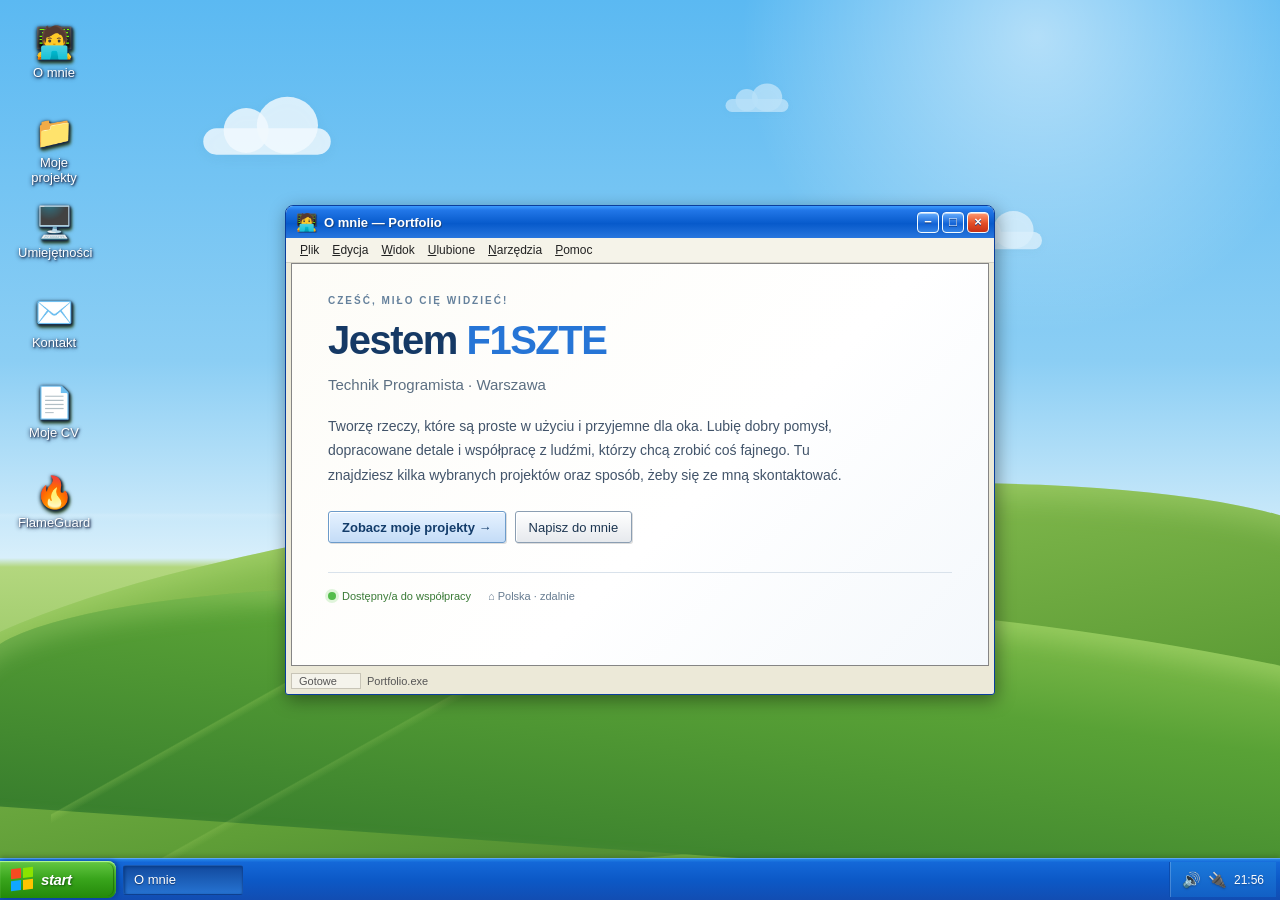
<file: index.html>
<!doctype html>
<html lang="pl">
<head>
  <meta charset="utf-8">
  <meta name="viewport" content="width=device-width, initial-scale=1">
  <meta name="theme-color" content="#245edb">
  <meta name="description" content="Portfolio w klimacie Windows XP — poznaj moje projekty i skontaktuj się ze mną.">
  <title>Portfolio — Windows XP</title>
  <link rel="stylesheet" href="style.css">
</head>
<body>
  <main class="desktop" id="desktop" aria-label="Pulpit portfolio">
    <div class="wallpaper" aria-hidden="true"><div class="sun-glow"></div><div class="cloud one"></div><div class="cloud two"></div><div class="cloud three"></div><div class="hill back"></div><div class="hill front"></div><div class="grass-glint"></div></div>
    <nav class="desktop-icons" aria-label="Aplikacje na pulpicie">
      <button class="desktop-icon" data-open="about"><span class="ico">🧑‍💻</span><span>O mnie</span></button>
      <button class="desktop-icon" data-open="projects"><span class="ico">📁</span><span>Moje projekty</span></button>
      <button class="desktop-icon" data-open="skills"><span class="ico">🖥️</span><span>Umiejętności</span></button>
      <button class="desktop-icon" data-open="contact"><span class="ico">✉️</span><span>Kontakt</span></button>
      <button class="desktop-icon" data-open="resume"><span class="ico">📄</span><span>Moje CV</span></button>
      <a class="desktop-icon" href="flameguard/flameguard.html" aria-label="Otwórz stronę linii lotniczej FlameGuard"> <span class="ico">🔥</span> <span>FlameGuard</span> </a>
    </nav>

    <section class="window active-window" id="window-about" data-title="O mnie — Portfolio" aria-label="Okno O mnie">
      <header class="titlebar"><div class="title-left"><span class="title-icon">🧑‍💻</span><span>O mnie — Portfolio</span></div><div class="window-controls"><button class="win-control" data-action="minimize" title="Minimalizuj" aria-label="Minimalizuj">−</button><button class="win-control" data-action="maximize" title="Maksymalizuj" aria-label="Maksymalizuj">□</button><button class="win-control close" data-action="close" title="Zamknij" aria-label="Zamknij">×</button></div></header>
      <div class="menu-strip"><span>Plik</span><span>Edycja</span><span>Widok</span><span>Ulubione</span><span>Narzędzia</span><span>Pomoc</span></div>
      <div class="window-content"><article class="about-page"><p class="eyebrow">Cześć, miło Cię widzieć!</p><h1>Jestem <span class="hero-name">F1SZTE</span></h1><p class="role">Technik Programista · Warszawa</p><p class="intro">Tworzę rzeczy, które są proste w użyciu i przyjemne dla oka. Lubię dobry pomysł, dopracowane detale i współpracę z ludźmi, którzy chcą zrobić coś fajnego. Tu znajdziesz kilka wybranych projektów oraz sposób, żeby się ze mną skontaktować.</p><div class="cta-row"><button class="xp-button primary" data-open="projects">Zobacz moje projekty →</button><button class="xp-button" data-open="contact">Napisz do mnie</button></div><div class="hero-meta"><span class="availability">Dostępny/a do współpracy</span><span>⌂ Polska · zdalnie</span></div></article></div>
      <footer class="statusbar"><span class="statusbox">Gotowe</span><span>Portfolio.exe</span></footer>
    </section>

    <section class="window" id="window-projects" data-title="Moje projekty" aria-label="Okno Moje projekty">
      <header class="titlebar"><div class="title-left"><span class="title-icon">📁</span><span>Moje projekty</span></div><div class="window-controls"><button class="win-control" data-action="minimize" title="Minimalizuj" aria-label="Minimalizuj">−</button><button class="win-control" data-action="maximize" title="Maksymalizuj" aria-label="Maksymalizuj">□</button><button class="win-control close" data-action="close" title="Zamknij" aria-label="Zamknij">×</button></div></header>
      <div class="menu-strip"><span>Plik</span><span>Edycja</span><span>Widok</span><span>Ulubione</span><span>Narzędzia</span><span>Pomoc</span></div>
      <div class="window-content"><article class="projects-page"><div class="page-heading"><div><h2>Wybrane projekty</h2><p>Kilka rzeczy, nad którymi pracowałem/am.</p></div><span class="file-count">4 obiekty</span></div><div class="project-grid">
        <article class="project-card"><div class="project-art art-one"></div><div class="card-copy"><div class="card-top"><h3>Projekt 01</h3><span class="tag">Web design</span></div><p>Strona produktu, która prowadzi od pierwszego wrażenia do jasnego działania.</p><button class="card-link" data-toast="Dodaj tutaj link do projektu 01">Otwórz projekt ↗</button></div></article>
        <article class="project-card"><div class="project-art art-two"></div><div class="card-copy"><div class="card-top"><h3>Projekt 02</h3><span class="tag">UX / UI</span></div><p>Przejrzysty interfejs, zaprojektowany z myślą o codziennym użytkowaniu.</p><button class="card-link" data-toast="Dodaj tutaj link do projektu 02">Otwórz projekt ↗</button></div></article>
        <article class="project-card"><div class="project-art art-three"></div><div class="card-copy"><div class="card-top"><h3>Projekt 03</h3><span class="tag">Branding</span></div><p>Spójny język wizualny marki — od pierwszego szkicu po gotowe materiały.</p><button class="card-link" data-toast="Dodaj tutaj link do projektu 03">Otwórz projekt ↗</button></div></article>
        <article class="project-card"><div class="project-art art-four"></div><div class="card-copy"><div class="card-top"><h3>Projekt 04</h3><span class="tag">Aplikacja</span></div><p>Pomysł na użyteczną aplikację, zamieniony w dopracowany prototyp.</p><button class="card-link" data-toast="Dodaj tutaj link do projektu 04">Otwórz projekt ↗</button></div></article>
      </div></article></div><footer class="statusbar"><span class="statusbox">4 obiekty</span><span>Moje projekty</span></footer>
    </section>

    <section class="window" id="window-skills" data-title="Umiejętności" aria-label="Okno Umiejętności">
      <header class="titlebar"><div class="title-left"><span class="title-icon">🖥️</span><span>Umiejętności</span></div><div class="window-controls"><button class="win-control" data-action="minimize" title="Minimalizuj" aria-label="Minimalizuj">−</button><button class="win-control" data-action="maximize" title="Maksymalizuj" aria-label="Maksymalizuj">□</button><button class="win-control close" data-action="close" title="Zamknij" aria-label="Zamknij">×</button></div></header>
      <div class="menu-strip"><span>Plik</span><span>Edycja</span><span>Widok</span><span>Narzędzia</span><span>Pomoc</span></div>
      <div class="window-content"><article class="skills-page"><div class="page-heading"><div><h2>Co mam w swoim toolboxie?</h2><p>Obszary, w których czuję się najlepiej.</p></div></div><p class="skills-intro">Wymień poniższe przykłady na swoje narzędzia i mocne strony. Poziomy to orientacyjny element wizualny.</p><div class="skill-list"><div class="skill-row"><strong>Projektowanie</strong><div class="meter"><i style="width:88%"></i></div><em>88%</em></div><div class="skill-row"><strong>Figma</strong><div class="meter"><i style="width:82%"></i></div><em>82%</em></div><div class="skill-row"><strong>HTML / CSS</strong><div class="meter"><i style="width:72%"></i></div><em>72%</em></div><div class="skill-row"><strong>Komunikacja</strong><div class="meter"><i style="width:91%"></i></div><em>91%</em></div><div class="skill-row"><strong>Angielski</strong><div class="meter"><i style="width:78%"></i></div><em>78%</em></div></div><div class="skill-note">💡 Mała wskazówka: lepiej pokazać konkretne przykłady użycia umiejętności niż same procenty.</div></article></div><footer class="statusbar"><span class="statusbox">5 pozycji</span><span>Umiejętności</span></footer>
    </section>

    <section class="window" id="window-contact" data-title="Kontakt" aria-label="Okno Kontakt">
      <header class="titlebar"><div class="title-left"><span class="title-icon">✉️</span><span>Kontakt</span></div><div class="window-controls"><button class="win-control" data-action="minimize" title="Minimalizuj" aria-label="Minimalizuj">−</button><button class="win-control" data-action="maximize" title="Maksymalizuj" aria-label="Maksymalizuj">□</button><button class="win-control close" data-action="close" title="Zamknij" aria-label="Zamknij">×</button></div></header>
      <div class="menu-strip"><span>Plik</span><span>Edycja</span><span>Widok</span><span>Narzędzia</span><span>Pomoc</span></div>
      <div class="window-content"><article class="contact-page"><div class="contact-layout"><div class="contact-copy"><p class="eyebrow">Odezwij się</p><h2>Masz pomysł? Pogadajmy.</h2><p>Opowiedz mi, nad czym pracujesz. Chętnie poznam szczegóły i sprawdzę, jak mogę pomóc.</p><div class="contact-list"><div class="contact-row"><b>✉</b><span><small>E-MAIL</small><a href="mailto:twoj@email.pl">twoj@email.pl</a></span></div><div class="contact-row"><b>◎</b><span><small>LINKEDIN</small><a href="#" data-toast="Wstaw link do swojego profilu LinkedIn">linkedin.com/in/twojprofil</a></span></div><div class="contact-row"><b>⌘</b><span><small>GITHUB / BEHANCE</small><a href="#" data-toast="Wstaw link do swojego profilu">twój-profil</a></span></div></div></div><aside class="note-paper"><span class="pin">📌</span><h3>Chętnie porozmawiam o:</h3><p>✦ nowych projektach<br>✦ współpracy freelance<br>✦ dobrym pomyśle przy kawie</p></aside></div></article></div><footer class="statusbar"><span class="statusbox">Online</span><span>Kontakt</span></footer>
    </section>

    <section class="window" id="window-resume" data-title="Moje CV" aria-label="Okno Moje CV">
      <header class="titlebar"><div class="title-left"><span class="title-icon">📄</span><span>Moje CV</span></div><div class="window-controls"><button class="win-control" data-action="minimize" title="Minimalizuj" aria-label="Minimalizuj">−</button><button class="win-control" data-action="maximize" title="Maksymalizuj" aria-label="Maksymalizuj">□</button><button class="win-control close" data-action="close" title="Zamknij" aria-label="Zamknij">×</button></div></header>
      <div class="menu-strip"><span>Plik</span><span>Edycja</span><span>Widok</span><span>Narzędzia</span><span>Pomoc</span></div>
      <div class="window-content"><article class="resume-page"><div class="resume-head"><div class="portrait">🙂</div><div><h2>F1SZTE</h2><p>Technik Programista · Warszawa</p></div></div><section class="resume-block"><h3>PROFIL</h3><p>Krótko opisz swoje doświadczenie, kierunek zawodowy i to, co wnosisz do zespołu. Dwa lub trzy konkretne zdania w zupełności wystarczą.</p></section><section class="resume-block"><h3>DOŚWIADCZENIE</h3><ul><li><b>[Rola] — [Firma]</b> · [2023–obecnie]<br>Jedno zdanie o najważniejszym osiągnięciu lub zakresie pracy.</li><li><b>[Rola] — [Firma]</b> · [2021–2023]<br>Jedno zdanie o projekcie, z którego jesteś dumny/a.</li></ul></section><section class="resume-block"><h3>EDUKACJA</h3><p>[Kierunek lub kurs] · [Uczelnia / organizacja] · [Rok]</p></section><section class="resume-block"><h3>JĘZYKI</h3><p>Polski — ojczysty · Angielski — [poziom]</p></section></article></div><footer class="statusbar"><span class="statusbox">Dokument</span><span>Moje CV</span></footer>
    </section>

    <aside class="start-menu" id="start-menu" aria-label="Menu Start"><div class="start-head"><span class="avatar">🙂</span><span>F1SZTE</span></div><div class="start-body"><div class="start-col"><button class="menu-item" data-open="projects"><span class="m-ico">🌐</span><span><strong>Internet</strong><small>Moje projekty online</small></span></button><button class="menu-item" data-open="contact"><span class="m-ico">✉️</span><span><strong>E-mail</strong><small>Napisz do mnie</small></span></button><div class="menu-divider"></div><button class="menu-item" data-open="projects"><span class="m-ico">📁</span><span><strong>Moje projekty</strong><small>Wybrane realizacje</small></span></button><button class="menu-item" data-open="skills"><span class="m-ico">🖥️</span><span><strong>Umiejętności</strong><small>Moje toolbox</small></span></button><button class="menu-item" data-open="resume"><span class="m-ico">📄</span><span><strong>Moje CV</strong><small>Doświadczenie i edukacja</small></span></button></div><div class="start-col right"><button class="menu-item" data-open="about"><span class="m-ico">👤</span><span><strong>O mnie</strong><small>Poznajmy się</small></span></button><button class="menu-item" data-open="contact"><span class="m-ico">📇</span><span><strong>Kontakt</strong><small>Porozmawiajmy</small></span></button><div class="menu-divider"></div><button class="menu-item" data-toast="Miło, że zaglądasz! 🙂"><span class="m-ico">❓</span><span><strong>Pomoc i obsługa</strong><small>Portfolio.exe</small></span></button></div></div><div class="start-foot"><button data-toast="Dziękuję za odwiedziny!">⏻ Wyłącz komputer</button></div></aside>
    <div class="context-menu" id="context-menu"><button data-open="about">O mnie</button><button data-open="projects">Moje projekty</button><button data-open="contact">Kontakt</button><div class="menu-divider"></div><button data-toast="Pulpit odświeżony ✨">Odśwież</button></div>
    <div class="toast" id="toast" role="status"></div>
    <footer class="taskbar"><button class="start-btn" id="start-btn" aria-expanded="false"><span class="start-logo"><i></i><i></i><i></i><i></i></span>start</button><div class="task-buttons" id="task-buttons"></div><div class="tray"><span class="tray-mark">🔊</span><span class="tray-mark">🔌</span><time class="clock" id="clock">12:00</time></div></footer>
  </main>
  <script>
    (() => {
      const desktop = document.getElementById('desktop');
      const menu = document.getElementById('start-menu');
      const startBtn = document.getElementById('start-btn');
      const taskButtons = document.getElementById('task-buttons');
      const toast = document.getElementById('toast');
      const ctx = document.getElementById('context-menu');
      const windows = [...document.querySelectorAll('.window')];
      let topZ = 20, toastTimer, drag = null;
      const labels = {about:'O mnie',projects:'Moje projekty',skills:'Umiejętności',contact:'Kontakt',resume:'Moje CV'};

      function showToast(message) {
        toast.textContent = message; toast.classList.add('show'); clearTimeout(toastTimer);
        toastTimer = setTimeout(() => toast.classList.remove('show'), 2400);
      }
      function focusWindow(win) {
        windows.forEach(w => w.classList.remove('active-window'));
        win.classList.add('active-window'); win.style.zIndex = ++topZ;
        document.querySelectorAll('.task-button').forEach(b => b.classList.toggle('active', b.dataset.target === win.id));
      }
      function openWindow(name) {
        const win = document.getElementById('window-' + name); if (!win) return;
        win.classList.add('open'); win.classList.remove('minimized'); focusWindow(win);
        menu.classList.remove('open'); startBtn.setAttribute('aria-expanded','false'); ctx.classList.remove('show');
        let task = taskButtons.querySelector(`[data-target="${win.id}"]`);
        if (!task) { task = document.createElement('button'); task.className='task-button'; task.dataset.target=win.id; task.textContent=labels[name]; task.addEventListener('click',() => {
          if (!win.classList.contains('open')) { win.classList.add('open'); focusWindow(win); }
          else if (win.classList.contains('active-window')) { win.classList.remove('open'); win.classList.add('minimized'); task.classList.remove('active'); }
          else focusWindow(win);
        }); taskButtons.appendChild(task); }
        task.classList.add('active');
      }
      function closeWindow(win) {
        win.classList.remove('open','minimized','maximized');
        const task = taskButtons.querySelector(`[data-target="${win.id}"]`); if (task) task.remove();
        const next = windows.filter(w => w.classList.contains('open')).sort((a,b)=>(+b.style.zIndex||0)-(+a.style.zIndex||0))[0];
        if (next) focusWindow(next);
      }
      document.querySelectorAll('[data-open]').forEach(el => el.addEventListener('click',e => { e.stopPropagation(); openWindow(el.dataset.open); }));
      document.querySelectorAll('[data-toast]').forEach(el => el.addEventListener('click',e => { e.preventDefault();e.stopPropagation();showToast(el.dataset.toast);ctx.classList.remove('show');menu.classList.remove('open'); }));
      document.querySelectorAll('.window').forEach(win => {
        win.addEventListener('pointerdown',() => focusWindow(win));
        win.querySelectorAll('[data-action]').forEach(btn => btn.addEventListener('click',e => {
          e.stopPropagation(); const action = btn.dataset.action;
          if (action==='close') closeWindow(win);
          if (action==='minimize') { win.classList.remove('open'); win.classList.add('minimized'); }
          if (action==='maximize') win.classList.toggle('maximized');
        }));
        const bar = win.querySelector('.titlebar');
        bar.addEventListener('pointerdown',e => {
          if (e.target.closest('button') || win.classList.contains('maximized') || innerWidth < 620) return;
          focusWindow(win); const r=win.getBoundingClientRect(); drag={win,dx:e.clientX-r.left,dy:e.clientY-r.top}; bar.setPointerCapture(e.pointerId);
        });
        bar.addEventListener('pointermove',e => { if(!drag || drag.win!==win)return; const x=Math.max(0,Math.min(innerWidth-win.offsetWidth,e.clientX-drag.dx));const y=Math.max(0,Math.min(innerHeight-80,e.clientY-drag.dy));win.style.left=x+'px';win.style.top=y+'px';win.style.transform='none'; });
        bar.addEventListener('pointerup',()=>drag=null);
        win.addEventListener('dblclick',e => {if(e.target.closest('.titlebar')&&!e.target.closest('button'))win.classList.toggle('maximized')});
      });
      startBtn.addEventListener('click',e => {e.stopPropagation();const open=menu.classList.toggle('open');startBtn.setAttribute('aria-expanded',String(open));ctx.classList.remove('show')});
      document.addEventListener('pointerdown',e => {if(!menu.contains(e.target)&&!startBtn.contains(e.target)){menu.classList.remove('open');startBtn.setAttribute('aria-expanded','false')}if(!ctx.contains(e.target))ctx.classList.remove('show')});
      desktop.addEventListener('contextmenu',e => {e.preventDefault();ctx.style.left=Math.min(e.clientX,innerWidth-195)+'px';ctx.style.top=Math.min(e.clientY,innerHeight-180)+'px';ctx.classList.add('show');menu.classList.remove('open')});
      document.querySelectorAll('.desktop-icon').forEach(icon => {icon.addEventListener('dblclick',()=>openWindow(icon.dataset.open));icon.addEventListener('click',()=>{document.querySelectorAll('.desktop-icon').forEach(i=>i.classList.remove('selected'));icon.classList.add('selected')})});
      function tick(){document.getElementById('clock').textContent=new Intl.DateTimeFormat('pl-PL',{hour:'2-digit',minute:'2-digit'}).format(new Date())}tick();setInterval(tick,15000);
      openWindow('about');
    })();
  </script>
</body>
</html>
</file>
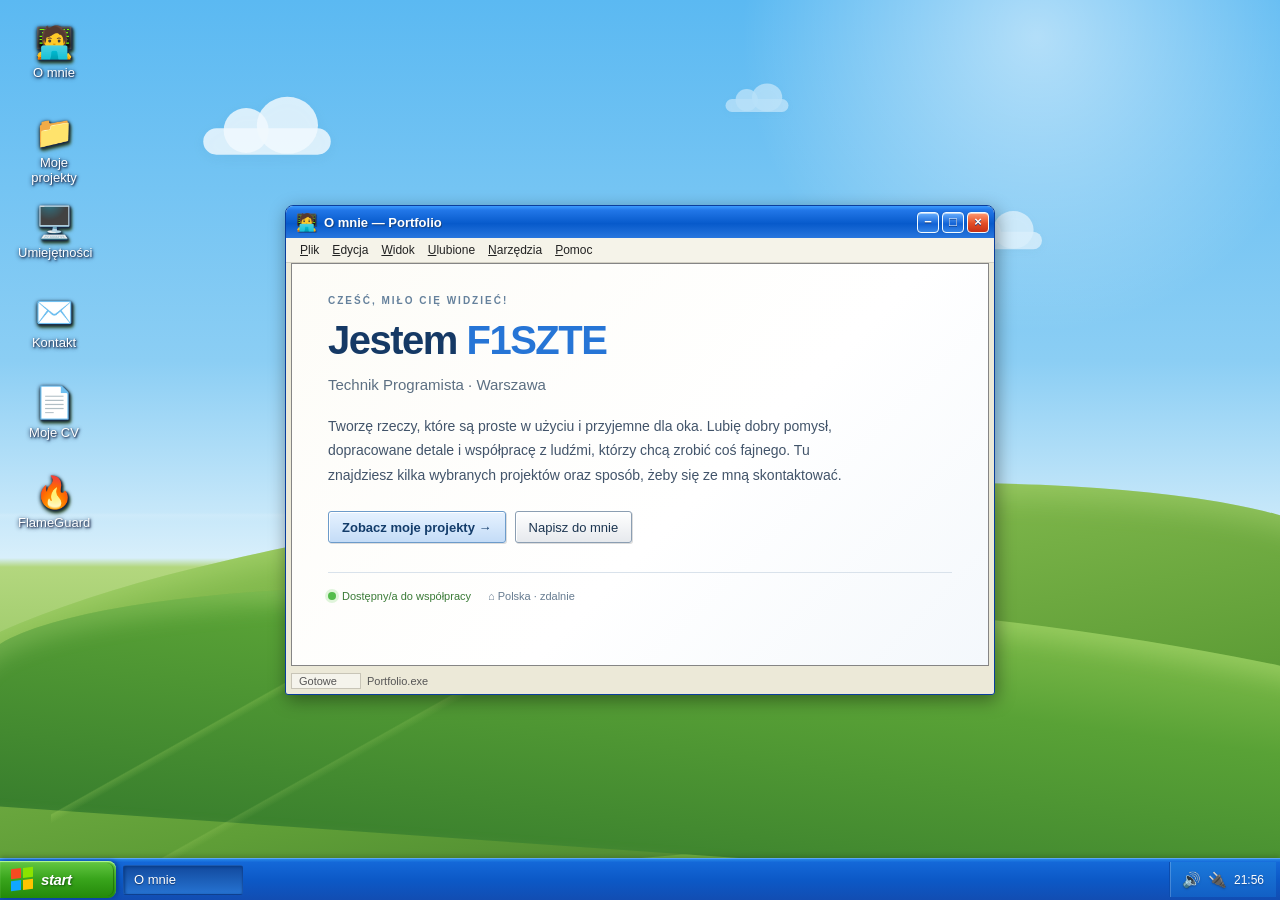
<file: index@.html>
<!doctype html>
<html lang="pl">
<head>
  <meta charset="utf-8">
  <meta name="viewport" content="width=device-width, initial-scale=1">
  <meta name="theme-color" content="#245edb">
  <meta name="description" content="Portfolio w klimacie Windows XP — poznaj moje projekty i skontaktuj się ze mną.">
  <title>Portfolio — Windows XP</title>
  <link rel="stylesheet" href="style.css">
</head>
<body>
  <main class="desktop" id="desktop" aria-label="Pulpit portfolio">
    <div class="wallpaper" aria-hidden="true"><div class="sun-glow"></div><div class="cloud one"></div><div class="cloud two"></div><div class="cloud three"></div><div class="hill back"></div><div class="hill front"></div><div class="grass-glint"></div></div>
    <nav class="desktop-icons" aria-label="Aplikacje na pulpicie">
      <button class="desktop-icon" data-open="about"><span class="ico">🧑‍💻</span><span>O mnie</span></button>
      <button class="desktop-icon" data-open="projects"><span class="ico">📁</span><span>Moje projekty</span></button>
      <button class="desktop-icon" data-open="skills"><span class="ico">🖥️</span><span>Umiejętności</span></button>
      <button class="desktop-icon" data-open="contact"><span class="ico">✉️</span><span>Kontakt</span></button>
      <button class="desktop-icon" data-open="resume"><span class="ico">📄</span><span>Moje CV</span></button>
      <button class="desktop-icon" href="flameguard.html" aria-label="Otwórz stronę linii lotniczej FlameGuard"> <span class="ico">🔥</span> <span>FlameGuard</span> </button>
    </nav>

    <section class="window active-window" id="window-about" data-title="O mnie — Portfolio" aria-label="Okno O mnie">
      <header class="titlebar"><div class="title-left"><span class="title-icon">🧑‍💻</span><span>O mnie — Portfolio</span></div><div class="window-controls"><button class="win-control" data-action="minimize" title="Minimalizuj" aria-label="Minimalizuj">−</button><button class="win-control" data-action="maximize" title="Maksymalizuj" aria-label="Maksymalizuj">□</button><button class="win-control close" data-action="close" title="Zamknij" aria-label="Zamknij">×</button></div></header>
      <div class="menu-strip"><span>Plik</span><span>Edycja</span><span>Widok</span><span>Ulubione</span><span>Narzędzia</span><span>Pomoc</span></div>
      <div class="window-content"><article class="about-page"><p class="eyebrow">Cześć, miło Cię widzieć!</p><h1>Jestem <span class="hero-name">F1SZTE</span></h1><p class="role">Technik Programista · Warszawa</p><p class="intro">Tworzę rzeczy, które są proste w użyciu i przyjemne dla oka. Lubię dobry pomysł, dopracowane detale i współpracę z ludźmi, którzy chcą zrobić coś fajnego. Tu znajdziesz kilka wybranych projektów oraz sposób, żeby się ze mną skontaktować.</p><div class="cta-row"><button class="xp-button primary" data-open="projects">Zobacz moje projekty →</button><button class="xp-button" data-open="contact">Napisz do mnie</button></div><div class="hero-meta"><span class="availability">Dostępny/a do współpracy</span><span>⌂ Polska · zdalnie</span></div></article></div>
      <footer class="statusbar"><span class="statusbox">Gotowe</span><span>Portfolio.exe</span></footer>
    </section>

    <section class="window" id="window-projects" data-title="Moje projekty" aria-label="Okno Moje projekty">
      <header class="titlebar"><div class="title-left"><span class="title-icon">📁</span><span>Moje projekty</span></div><div class="window-controls"><button class="win-control" data-action="minimize" title="Minimalizuj" aria-label="Minimalizuj">−</button><button class="win-control" data-action="maximize" title="Maksymalizuj" aria-label="Maksymalizuj">□</button><button class="win-control close" data-action="close" title="Zamknij" aria-label="Zamknij">×</button></div></header>
      <div class="menu-strip"><span>Plik</span><span>Edycja</span><span>Widok</span><span>Ulubione</span><span>Narzędzia</span><span>Pomoc</span></div>
      <div class="window-content"><article class="projects-page"><div class="page-heading"><div><h2>Wybrane projekty</h2><p>Kilka rzeczy, nad którymi pracowałem/am.</p></div><span class="file-count">4 obiekty</span></div><div class="project-grid">
        <article class="project-card"><div class="project-art art-one"></div><div class="card-copy"><div class="card-top"><h3>Projekt 01</h3><span class="tag">Web design</span></div><p>Strona produktu, która prowadzi od pierwszego wrażenia do jasnego działania.</p><button class="card-link" data-toast="Dodaj tutaj link do projektu 01">Otwórz projekt ↗</button></div></article>
        <article class="project-card"><div class="project-art art-two"></div><div class="card-copy"><div class="card-top"><h3>Projekt 02</h3><span class="tag">UX / UI</span></div><p>Przejrzysty interfejs, zaprojektowany z myślą o codziennym użytkowaniu.</p><button class="card-link" data-toast="Dodaj tutaj link do projektu 02">Otwórz projekt ↗</button></div></article>
        <article class="project-card"><div class="project-art art-three"></div><div class="card-copy"><div class="card-top"><h3>Projekt 03</h3><span class="tag">Branding</span></div><p>Spójny język wizualny marki — od pierwszego szkicu po gotowe materiały.</p><button class="card-link" data-toast="Dodaj tutaj link do projektu 03">Otwórz projekt ↗</button></div></article>
        <article class="project-card"><div class="project-art art-four"></div><div class="card-copy"><div class="card-top"><h3>Projekt 04</h3><span class="tag">Aplikacja</span></div><p>Pomysł na użyteczną aplikację, zamieniony w dopracowany prototyp.</p><button class="card-link" data-toast="Dodaj tutaj link do projektu 04">Otwórz projekt ↗</button></div></article>
      </div></article></div><footer class="statusbar"><span class="statusbox">4 obiekty</span><span>Moje projekty</span></footer>
    </section>

    <section class="window" id="window-skills" data-title="Umiejętności" aria-label="Okno Umiejętności">
      <header class="titlebar"><div class="title-left"><span class="title-icon">🖥️</span><span>Umiejętności</span></div><div class="window-controls"><button class="win-control" data-action="minimize" title="Minimalizuj" aria-label="Minimalizuj">−</button><button class="win-control" data-action="maximize" title="Maksymalizuj" aria-label="Maksymalizuj">□</button><button class="win-control close" data-action="close" title="Zamknij" aria-label="Zamknij">×</button></div></header>
      <div class="menu-strip"><span>Plik</span><span>Edycja</span><span>Widok</span><span>Narzędzia</span><span>Pomoc</span></div>
      <div class="window-content"><article class="skills-page"><div class="page-heading"><div><h2>Co mam w swoim toolboxie?</h2><p>Obszary, w których czuję się najlepiej.</p></div></div><p class="skills-intro">Wymień poniższe przykłady na swoje narzędzia i mocne strony. Poziomy to orientacyjny element wizualny.</p><div class="skill-list"><div class="skill-row"><strong>Projektowanie</strong><div class="meter"><i style="width:88%"></i></div><em>88%</em></div><div class="skill-row"><strong>Figma</strong><div class="meter"><i style="width:82%"></i></div><em>82%</em></div><div class="skill-row"><strong>HTML / CSS</strong><div class="meter"><i style="width:72%"></i></div><em>72%</em></div><div class="skill-row"><strong>Komunikacja</strong><div class="meter"><i style="width:91%"></i></div><em>91%</em></div><div class="skill-row"><strong>Angielski</strong><div class="meter"><i style="width:78%"></i></div><em>78%</em></div></div><div class="skill-note">💡 Mała wskazówka: lepiej pokazać konkretne przykłady użycia umiejętności niż same procenty.</div></article></div><footer class="statusbar"><span class="statusbox">5 pozycji</span><span>Umiejętności</span></footer>
    </section>

    <section class="window" id="window-contact" data-title="Kontakt" aria-label="Okno Kontakt">
      <header class="titlebar"><div class="title-left"><span class="title-icon">✉️</span><span>Kontakt</span></div><div class="window-controls"><button class="win-control" data-action="minimize" title="Minimalizuj" aria-label="Minimalizuj">−</button><button class="win-control" data-action="maximize" title="Maksymalizuj" aria-label="Maksymalizuj">□</button><button class="win-control close" data-action="close" title="Zamknij" aria-label="Zamknij">×</button></div></header>
      <div class="menu-strip"><span>Plik</span><span>Edycja</span><span>Widok</span><span>Narzędzia</span><span>Pomoc</span></div>
      <div class="window-content"><article class="contact-page"><div class="contact-layout"><div class="contact-copy"><p class="eyebrow">Odezwij się</p><h2>Masz pomysł? Pogadajmy.</h2><p>Opowiedz mi, nad czym pracujesz. Chętnie poznam szczegóły i sprawdzę, jak mogę pomóc.</p><div class="contact-list"><div class="contact-row"><b>✉</b><span><small>E-MAIL</small><a href="mailto:twoj@email.pl">twoj@email.pl</a></span></div><div class="contact-row"><b>◎</b><span><small>LINKEDIN</small><a href="#" data-toast="Wstaw link do swojego profilu LinkedIn">linkedin.com/in/twojprofil</a></span></div><div class="contact-row"><b>⌘</b><span><small>GITHUB / BEHANCE</small><a href="#" data-toast="Wstaw link do swojego profilu">twój-profil</a></span></div></div></div><aside class="note-paper"><span class="pin">📌</span><h3>Chętnie porozmawiam o:</h3><p>✦ nowych projektach<br>✦ współpracy freelance<br>✦ dobrym pomyśle przy kawie</p></aside></div></article></div><footer class="statusbar"><span class="statusbox">Online</span><span>Kontakt</span></footer>
    </section>

    <section class="window" id="window-resume" data-title="Moje CV" aria-label="Okno Moje CV">
      <header class="titlebar"><div class="title-left"><span class="title-icon">📄</span><span>Moje CV</span></div><div class="window-controls"><button class="win-control" data-action="minimize" title="Minimalizuj" aria-label="Minimalizuj">−</button><button class="win-control" data-action="maximize" title="Maksymalizuj" aria-label="Maksymalizuj">□</button><button class="win-control close" data-action="close" title="Zamknij" aria-label="Zamknij">×</button></div></header>
      <div class="menu-strip"><span>Plik</span><span>Edycja</span><span>Widok</span><span>Narzędzia</span><span>Pomoc</span></div>
      <div class="window-content"><article class="resume-page"><div class="resume-head"><div class="portrait">🙂</div><div><h2>F1SZTE</h2><p>Technik Programista · Warszawa</p></div></div><section class="resume-block"><h3>PROFIL</h3><p>Krótko opisz swoje doświadczenie, kierunek zawodowy i to, co wnosisz do zespołu. Dwa lub trzy konkretne zdania w zupełności wystarczą.</p></section><section class="resume-block"><h3>DOŚWIADCZENIE</h3><ul><li><b>[Rola] — [Firma]</b> · [2023–obecnie]<br>Jedno zdanie o najważniejszym osiągnięciu lub zakresie pracy.</li><li><b>[Rola] — [Firma]</b> · [2021–2023]<br>Jedno zdanie o projekcie, z którego jesteś dumny/a.</li></ul></section><section class="resume-block"><h3>EDUKACJA</h3><p>[Kierunek lub kurs] · [Uczelnia / organizacja] · [Rok]</p></section><section class="resume-block"><h3>JĘZYKI</h3><p>Polski — ojczysty · Angielski — [poziom]</p></section></article></div><footer class="statusbar"><span class="statusbox">Dokument</span><span>Moje CV</span></footer>
    </section>

    <aside class="start-menu" id="start-menu" aria-label="Menu Start"><div class="start-head"><span class="avatar">🙂</span><span>F1SZTE</span></div><div class="start-body"><div class="start-col"><button class="menu-item" data-open="projects"><span class="m-ico">🌐</span><span><strong>Internet</strong><small>Moje projekty online</small></span></button><button class="menu-item" data-open="contact"><span class="m-ico">✉️</span><span><strong>E-mail</strong><small>Napisz do mnie</small></span></button><div class="menu-divider"></div><button class="menu-item" data-open="projects"><span class="m-ico">📁</span><span><strong>Moje projekty</strong><small>Wybrane realizacje</small></span></button><button class="menu-item" data-open="skills"><span class="m-ico">🖥️</span><span><strong>Umiejętności</strong><small>Moje toolbox</small></span></button><button class="menu-item" data-open="resume"><span class="m-ico">📄</span><span><strong>Moje CV</strong><small>Doświadczenie i edukacja</small></span></button></div><div class="start-col right"><button class="menu-item" data-open="about"><span class="m-ico">👤</span><span><strong>O mnie</strong><small>Poznajmy się</small></span></button><button class="menu-item" data-open="contact"><span class="m-ico">📇</span><span><strong>Kontakt</strong><small>Porozmawiajmy</small></span></button><div class="menu-divider"></div><button class="menu-item" data-toast="Miło, że zaglądasz! 🙂"><span class="m-ico">❓</span><span><strong>Pomoc i obsługa</strong><small>Portfolio.exe</small></span></button></div></div><div class="start-foot"><button data-toast="Dziękuję za odwiedziny!">⏻ Wyłącz komputer</button></div></aside>
    <div class="context-menu" id="context-menu"><button data-open="about">O mnie</button><button data-open="projects">Moje projekty</button><button data-open="contact">Kontakt</button><div class="menu-divider"></div><button data-toast="Pulpit odświeżony ✨">Odśwież</button></div>
    <div class="toast" id="toast" role="status"></div>
    <footer class="taskbar"><button class="start-btn" id="start-btn" aria-expanded="false"><span class="start-logo"><i></i><i></i><i></i><i></i></span>start</button><div class="task-buttons" id="task-buttons"></div><div class="tray"><span class="tray-mark">🔊</span><span class="tray-mark">🔌</span><time class="clock" id="clock">12:00</time></div></footer>
  </main>
  <script>
    (() => {
      const desktop = document.getElementById('desktop');
      const menu = document.getElementById('start-menu');
      const startBtn = document.getElementById('start-btn');
      const taskButtons = document.getElementById('task-buttons');
      const toast = document.getElementById('toast');
      const ctx = document.getElementById('context-menu');
      const windows = [...document.querySelectorAll('.window')];
      let topZ = 20, toastTimer, drag = null;
      const labels = {about:'O mnie',projects:'Moje projekty',skills:'Umiejętności',contact:'Kontakt',resume:'Moje CV'};

      function showToast(message) {
        toast.textContent = message; toast.classList.add('show'); clearTimeout(toastTimer);
        toastTimer = setTimeout(() => toast.classList.remove('show'), 2400);
      }
      function focusWindow(win) {
        windows.forEach(w => w.classList.remove('active-window'));
        win.classList.add('active-window'); win.style.zIndex = ++topZ;
        document.querySelectorAll('.task-button').forEach(b => b.classList.toggle('active', b.dataset.target === win.id));
      }
      function openWindow(name) {
        const win = document.getElementById('window-' + name); if (!win) return;
        win.classList.add('open'); win.classList.remove('minimized'); focusWindow(win);
        menu.classList.remove('open'); startBtn.setAttribute('aria-expanded','false'); ctx.classList.remove('show');
        let task = taskButtons.querySelector(`[data-target="${win.id}"]`);
        if (!task) { task = document.createElement('button'); task.className='task-button'; task.dataset.target=win.id; task.textContent=labels[name]; task.addEventListener('click',() => {
          if (!win.classList.contains('open')) { win.classList.add('open'); focusWindow(win); }
          else if (win.classList.contains('active-window')) { win.classList.remove('open'); win.classList.add('minimized'); task.classList.remove('active'); }
          else focusWindow(win);
        }); taskButtons.appendChild(task); }
        task.classList.add('active');
      }
      function closeWindow(win) {
        win.classList.remove('open','minimized','maximized');
        const task = taskButtons.querySelector(`[data-target="${win.id}"]`); if (task) task.remove();
        const next = windows.filter(w => w.classList.contains('open')).sort((a,b)=>(+b.style.zIndex||0)-(+a.style.zIndex||0))[0];
        if (next) focusWindow(next);
      }
      document.querySelectorAll('[data-open]').forEach(el => el.addEventListener('click',e => { e.stopPropagation(); openWindow(el.dataset.open); }));
      document.querySelectorAll('[data-toast]').forEach(el => el.addEventListener('click',e => { e.preventDefault();e.stopPropagation();showToast(el.dataset.toast);ctx.classList.remove('show');menu.classList.remove('open'); }));
      document.querySelectorAll('.window').forEach(win => {
        win.addEventListener('pointerdown',() => focusWindow(win));
        win.querySelectorAll('[data-action]').forEach(btn => btn.addEventListener('click',e => {
          e.stopPropagation(); const action = btn.dataset.action;
          if (action==='close') closeWindow(win);
          if (action==='minimize') { win.classList.remove('open'); win.classList.add('minimized'); }
          if (action==='maximize') win.classList.toggle('maximized');
        }));
        const bar = win.querySelector('.titlebar');
        bar.addEventListener('pointerdown',e => {
          if (e.target.closest('button') || win.classList.contains('maximized') || innerWidth < 620) return;
          focusWindow(win); const r=win.getBoundingClientRect(); drag={win,dx:e.clientX-r.left,dy:e.clientY-r.top}; bar.setPointerCapture(e.pointerId);
        });
        bar.addEventListener('pointermove',e => { if(!drag || drag.win!==win)return; const x=Math.max(0,Math.min(innerWidth-win.offsetWidth,e.clientX-drag.dx));const y=Math.max(0,Math.min(innerHeight-80,e.clientY-drag.dy));win.style.left=x+'px';win.style.top=y+'px';win.style.transform='none'; });
        bar.addEventListener('pointerup',()=>drag=null);
        win.addEventListener('dblclick',e => {if(e.target.closest('.titlebar')&&!e.target.closest('button'))win.classList.toggle('maximized')});
      });
      startBtn.addEventListener('click',e => {e.stopPropagation();const open=menu.classList.toggle('open');startBtn.setAttribute('aria-expanded',String(open));ctx.classList.remove('show')});
      document.addEventListener('pointerdown',e => {if(!menu.contains(e.target)&&!startBtn.contains(e.target)){menu.classList.remove('open');startBtn.setAttribute('aria-expanded','false')}if(!ctx.contains(e.target))ctx.classList.remove('show')});
      desktop.addEventListener('contextmenu',e => {e.preventDefault();ctx.style.left=Math.min(e.clientX,innerWidth-195)+'px';ctx.style.top=Math.min(e.clientY,innerHeight-180)+'px';ctx.classList.add('show');menu.classList.remove('open')});
      document.querySelectorAll('.desktop-icon').forEach(icon => {icon.addEventListener('dblclick',()=>openWindow(icon.dataset.open));icon.addEventListener('click',()=>{document.querySelectorAll('.desktop-icon').forEach(i=>i.classList.remove('selected'));icon.classList.add('selected')})});
      function tick(){document.getElementById('clock').textContent=new Intl.DateTimeFormat('pl-PL',{hour:'2-digit',minute:'2-digit'}).format(new Date())}tick();setInterval(tick,15000);
      openWindow('about');
    })();
  </script>
</body>
</html>
</file>
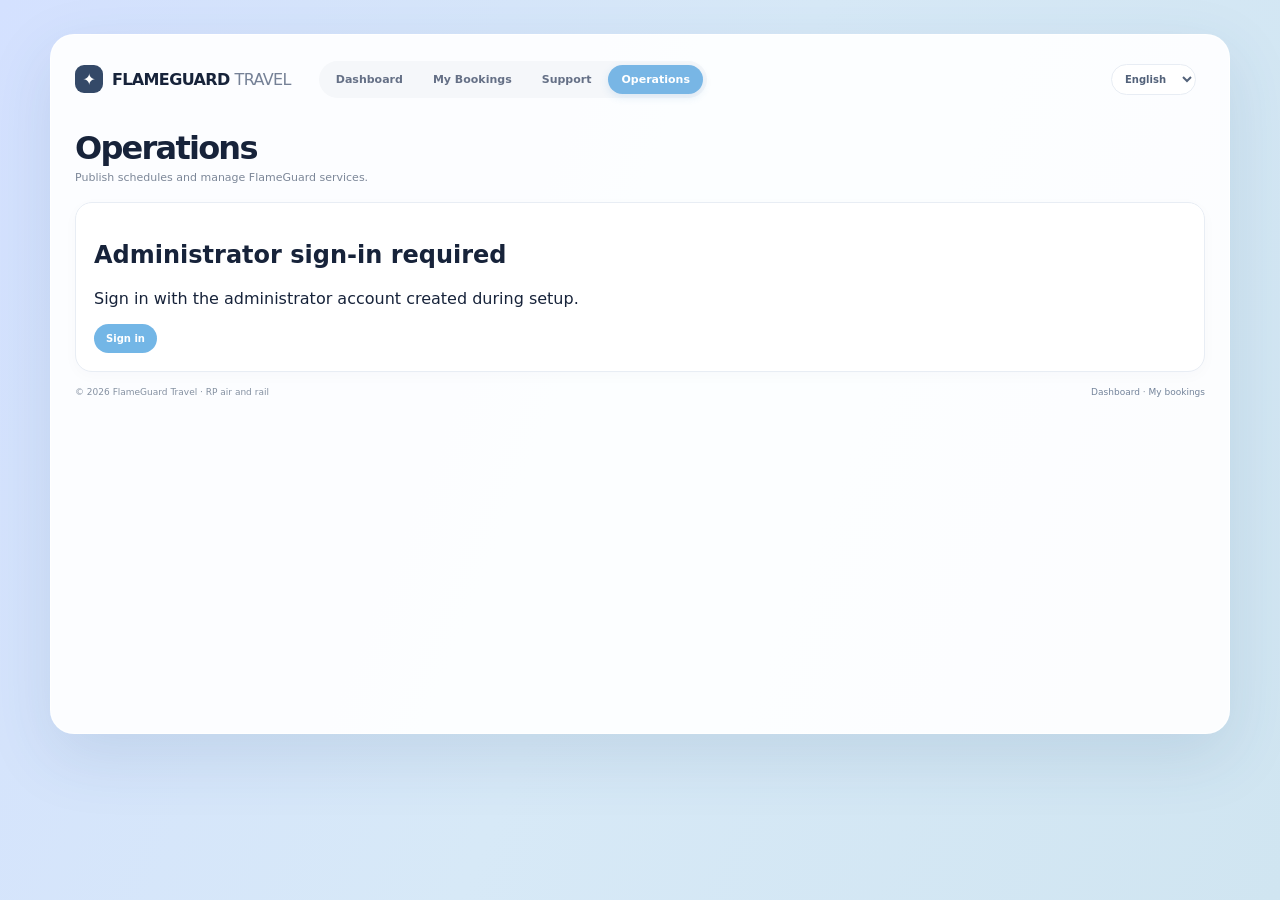
<file: flameguard/admin.html>
<!doctype html>
<html lang="en">
<head>
  <meta charset="utf-8">
  <meta name="viewport" content="width=device-width, initial-scale=1">
  <meta name="theme-color" content="#dceaff">
  <title>FlameGuard — Operations</title>
  <link rel="stylesheet" href="css/style.css">
</head>
<body>
  <main class="app">
    <header class="topbar">
      <a class="brand" href="flameguard.html" aria-label="FlameGuard dashboard"><span class="brand-mark" aria-hidden="true">✦</span><span>FLAMEGUARD <span class="brand-suffix">TRAVEL</span></span></a>
      <nav class="nav" aria-label="Main navigation"><a href="flameguard.html">Dashboard</a><a href="bookings.html">My Bookings</a><a href="support.html">Support</a><a class="active" href="admin.html" aria-current="page">Operations</a></nav>
      <div class="top-actions"><select class="language-select" data-language-select aria-label="Language"><option value="en">English</option><option value="pl">Polski</option><option value="cs">Čeština</option><option value="es">Español</option></select><span class="profile-name" data-session-name></span></div>
    </header>
    <section class="hero page-hero"><div><h1>Operations</h1><p>Publish schedules and manage FlameGuard services.</p></div></section>
    <section class="admin-grid" id="admin-content" hidden>
      <form class="support-panel admin-form" id="trip-form">
        <div class="page-heading"><div><h2>Publish a service</h2><p>Published services appear in the public departure search.</p></div></div>
        <label>Travel type<select name="travel_type" id="admin-travel-type" required><option value="flight">Flight</option><option value="train">Train</option></select></label>
        <div class="admin-form-row"><label>From<select name="origin_code" id="admin-origin" required></select></label><label>To<select name="destination_code" id="admin-destination" required></select></label></div>
        <label>Operator<input name="operator_name" id="admin-operator" maxlength="80" value="FlameGuard Air" required></label>
        <div class="admin-form-row"><label>Departure date and time<input type="datetime-local" name="departure_at" id="admin-departure" required></label><label>Arrival date and time<input type="datetime-local" name="arrival_at" id="admin-arrival" required></label></div>
        <div class="admin-form-row"><label>Fare (RP points)<input type="number" name="fare_points" min="0" max="1000000" step="1" value="450" required></label><label>Seats<input type="number" name="seat_capacity" min="1" max="300" step="1" value="30" required></label></div>
        <button class="primary-btn" type="submit">Publish service</button>
        <p class="auth-message" id="admin-message" role="status" aria-live="polite"></p>
      </form>
      <section class="support-panel admin-schedules">
        <div class="page-heading"><div><h2>Published services</h2><p>Seat bookings are shared and updated immediately.</p></div></div>
        <div class="table-scroll"><table><thead><tr><th>Service</th><th>Departure</th><th>Seats booked</th><th>Status</th><th></th></tr></thead><tbody id="admin-trips"></tbody></table></div>
        <p class="booking-empty" id="admin-empty" hidden>No services have been published.</p>
      </section>
    </section>
    <section class="support-panel" id="admin-denied" hidden><h2>Administrator sign-in required</h2><p>Sign in with the administrator account created during setup.</p><a class="primary-link" href="flameguard.html#login">Sign in</a></section>
    <footer class="footer"><span>© 2026 FlameGuard Travel · RP air and rail</span><span><a href="flameguard.html">Dashboard</a> · <a href="bookings.html">My bookings</a></span></footer>
  </main>
  <script src="js/i18n.js" defer></script>
  <script src="js/admin.js" defer></script>
</body>
</html>
</file>
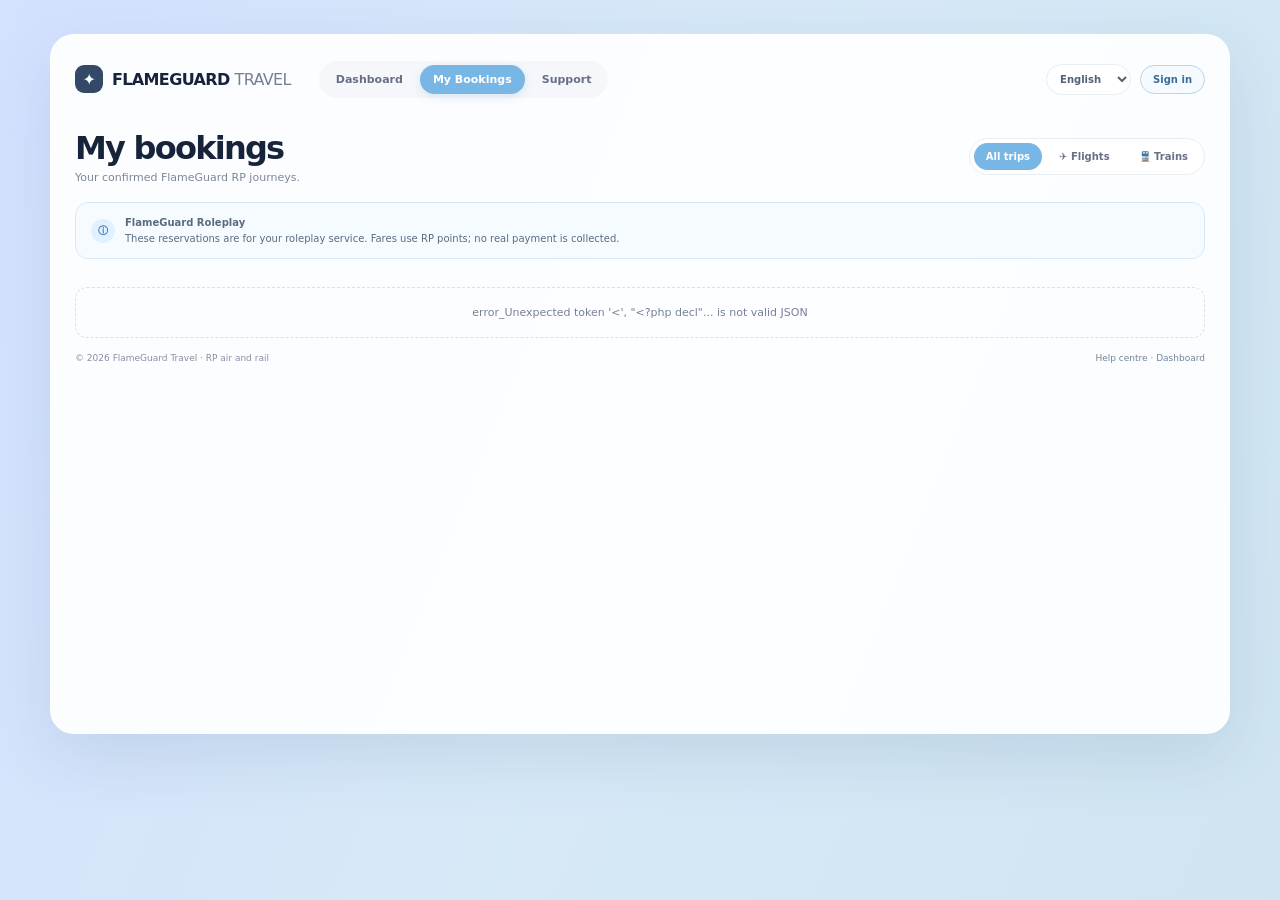
<file: flameguard/bookings.html>
<!doctype html>
<html lang="en">
<head>
  <meta charset="utf-8">
  <meta name="viewport" content="width=device-width, initial-scale=1">
  <meta name="theme-color" content="#dceaff">
  <title>FlameGuard — My bookings</title>
  <link rel="stylesheet" href="css/style.css">
</head>
<body>
  <main class="app">
    <header class="topbar">
      <a class="brand" href="flameguard.html" aria-label="FlameGuard dashboard"><span class="brand-mark" aria-hidden="true">✦</span><span>FLAMEGUARD <span class="brand-suffix">TRAVEL</span></span></a>
      <nav class="nav" aria-label="Main navigation">
        <a href="flameguard.html">Dashboard</a><a class="active" href="bookings.html" aria-current="page">My Bookings</a><a href="support.html">Support</a>
      </nav>
      <div class="top-actions"><select class="language-select" data-language-select aria-label="Language"><option value="en">English</option><option value="pl">Polski</option><option value="cs">Čeština</option><option value="es">Español</option></select><a class="admin-link" data-admin-link href="admin.html" hidden>Admin</a><span class="profile-name" data-session-name hidden></span><a class="account-button" id="account-button" href="flameguard.html#login">Sign in</a><button class="account-button secondary" id="logout-button" type="button" hidden>Sign out</button></div>
    </header>

    <section class="hero page-hero" aria-labelledby="page-title">
      <div><h1 id="page-title">My bookings</h1><p>Your confirmed FlameGuard RP journeys.</p></div>
      <div class="booking-filters" role="group" aria-label="Filter bookings">
        <button class="booking-filter active" type="button" data-booking-filter="all" aria-pressed="true">All trips</button>
        <button class="booking-filter" type="button" data-booking-filter="flight" aria-pressed="false">✈ Flights</button>
        <button class="booking-filter" type="button" data-booking-filter="train" aria-pressed="false">🚆 Trains</button>
      </div>
    </section>

    <section class="booking-page" aria-label="Booking list">
      <div class="booking-note"><span class="booking-note-icon">ⓘ</span><span><strong>FlameGuard Roleplay</strong><br>These reservations are for your roleplay service. Fares use RP points; no real payment is collected.</span></div>
      <div class="booking-list" id="booking-list" aria-live="polite"></div>
      <p class="booking-empty" id="booking-empty">Sign in to see your reservations.</p>
      <p class="booking-empty" id="booking-error" hidden></p>
    </section>
    <footer class="footer"><span>© 2026 FlameGuard Travel · RP air and rail</span><span><a href="support.html">Help centre</a> · <a href="flameguard.html">Dashboard</a></span></footer>
  </main>
  <div class="toast" id="booking-toast" role="status" aria-live="polite"></div>
  <script src="js/i18n.js" defer></script>
  <script src="js/tickets.js" defer></script>
  <script src="js/bookings.js" defer></script>
</body>
</html>
</file>
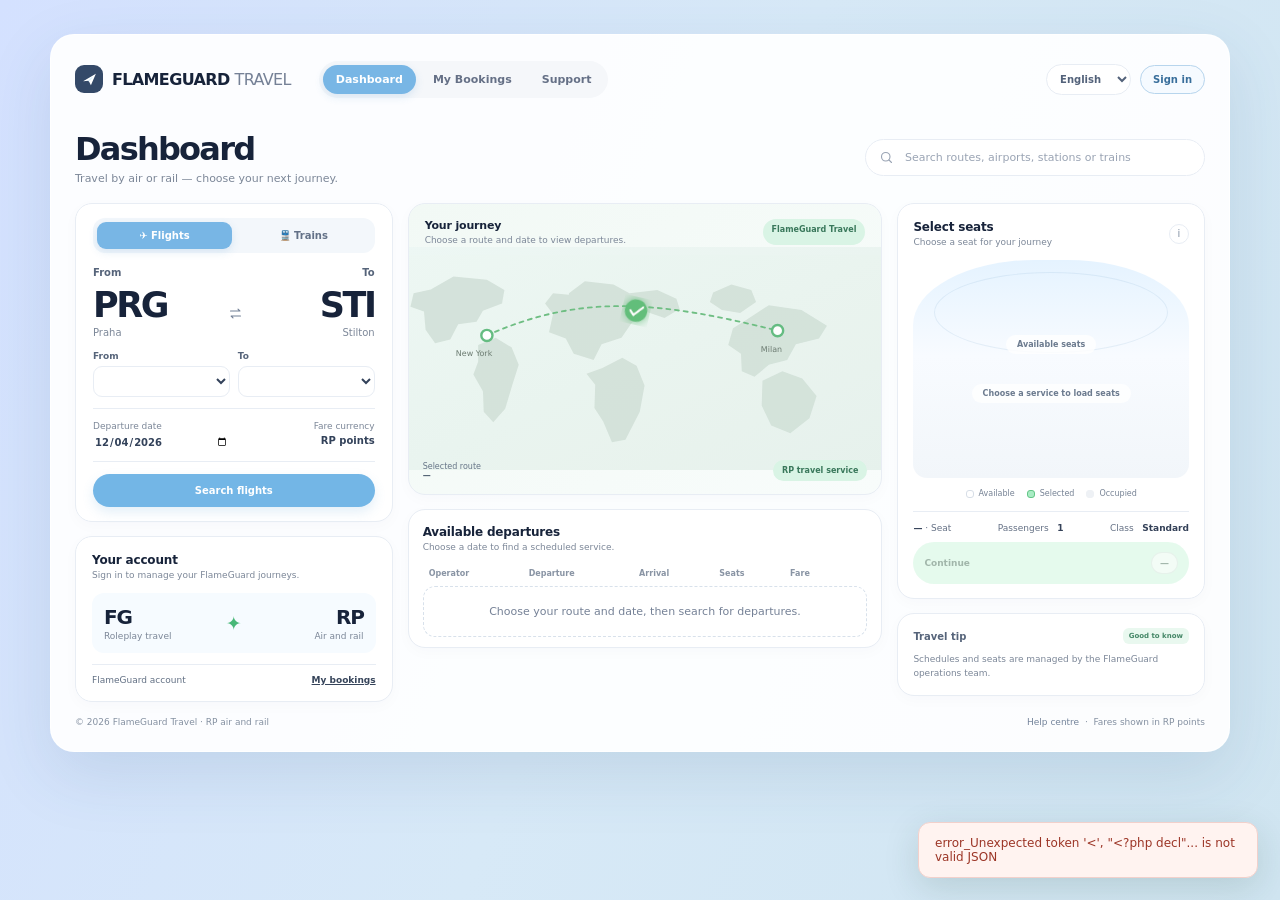
<file: flameguard/flameguard.html>
<!doctype html>
<html lang="en">
<head>
  <meta charset="utf-8">
  <meta name="viewport" content="width=device-width, initial-scale=1">
  <meta name="theme-color" content="#dceaff">
  <title>FlameGuard — Air &amp; rail tickets</title>
  <link rel="stylesheet" href="css/style.css">
</head>
<body>
  <main class="app">
    <header class="topbar">
      <a class="brand" href="flameguard.html" aria-label="FlameGuard travel dashboard">
        <span class="brand-mark" aria-hidden="true"><svg viewBox="0 0 24 24" fill="none"><path d="M3 14.5 21 4l-7 16-3.2-6.2L3 14.5Z" fill="currentColor"/><path d="m10.8 13.8 4.8-4.5" stroke="#d7efff" stroke-width="1.5" stroke-linecap="round"/></svg></span>
        <span>FLAMEGUARD <span style="font-weight:500;color:#758196">TRAVEL</span></span>
      </a>
      <nav class="nav" aria-label="Main navigation">
        <a class="active" href="flameguard.html" aria-current="page">Dashboard</a>
        <a href="bookings.html">My Bookings</a>
        <a href="support.html">Support</a>
      </nav>
      <div class="top-actions"><select class="language-select" data-language-select aria-label="Language"><option value="en">English</option><option value="pl">Polski</option><option value="cs">Čeština</option><option value="es">Español</option></select>
        <a class="admin-link" data-admin-link href="admin.html" hidden>Admin</a>
        <span class="profile-name" data-session-name hidden></span>
        <button class="account-button" id="account-button" type="button">Sign in</button>
        <button class="account-button secondary" id="logout-button" type="button" hidden>Sign out</button>
      </div>
    </header>

    <section class="hero" aria-labelledby="page-title">
      <div><h1 id="page-title">Dashboard</h1><p>Travel by air or rail — choose your next journey.</p></div>
      <label class="search"><svg viewBox="0 0 24 24" fill="none" stroke="currentColor" stroke-width="1.8"><circle cx="10.8" cy="10.8" r="6.8"/><path d="m16 16 4 4" stroke-linecap="round"/></svg><input type="search" placeholder="Search routes, airports, stations or trains" aria-label="Search routes, airports, stations or trains"></label>
    </section>

    <section class="layout" aria-label="Flight and train dashboard">
      <div class="column">
        <article class="card flight-card">
          <div class="travel-tabs" role="tablist" aria-label="Choose travel type">
            <button class="travel-tab active" type="button" role="tab" aria-selected="true" data-travel-mode="flight">✈ Flights</button>
            <button class="travel-tab" type="button" role="tab" aria-selected="false" data-travel-mode="train">🚆 Trains</button>
          </div>
          <div class="overline"><span>From</span><span>To</span></div>
          <div class="route">
            <div><div class="city-code" id="from-code">PRG</div><div class="city-name" id="from-city">Praha</div></div>
            <button class="route-swap" id="swap-route" type="button" aria-label="Swap departure and destination"><svg viewBox="0 0 24 24" fill="none" stroke="currentColor" stroke-width="1.8"><path d="M4 8h15l-3-3M20 16H5l3 3" stroke-linecap="round" stroke-linejoin="round"/></svg></button>
            <div style="text-align:right"><div class="city-code" id="to-code">STI</div><div class="city-name" id="to-city">Stilton</div></div>
          </div>
          <div class="destination-picker">
            <label><span>From</span><select id="origin-select" aria-label="From"></select></label>
            <label><span>To</span><select id="destination-select" aria-label="To"></select></label>
          </div>
          <div class="route-dates">
            <div><div class="date-label">Departure date</div><div class="date-value"><input id="depart-date" type="date" aria-label="Departure date" style="width:100%;border:0;background:transparent;color:inherit;font:inherit"></div></div>
            <div class="fare-currency"><div class="date-label">Fare currency</div><div class="date-value">RP points</div></div>
          </div>
          <button class="primary-btn" id="search-travel" type="button">Search flights</button>
        </article>

        <article class="card upcoming">
          <div><h2 class="section-title" id="upcoming-title">Your account</h2><p class="section-sub" id="account-summary">Sign in to manage your FlameGuard journeys.</p></div>
          <div class="flight-mini">
            <div><div class="mini-code" id="upcoming-from-code">FG</div><div class="mini-city" id="upcoming-from-city">Roleplay travel</div></div>
            <span class="mini-plane" id="upcoming-icon" aria-hidden="true">✦</span>
            <div style="text-align:right"><div class="mini-code" id="upcoming-to-code">RP</div><div class="mini-city" id="upcoming-to-city">Air and rail</div></div>
          </div>
          <div class="business"><span id="upcoming-class">FlameGuard account</span><a class="price" href="bookings.html">My bookings</a></div>
        </article>
      </div>

      <div class="column">
        <article class="card map-card" aria-label="Flight and train route map">
          <div class="map-top"><div><h2 class="section-title" id="journey-title">Your journey</h2><p class="section-sub" id="journey-details">Choose a route and date to view departures.</p></div><span class="route-chip" id="journey-status">FlameGuard Travel</span></div>
          <svg class="map-art" viewBox="0 0 620 280" preserveAspectRatio="xMidYMid slice" aria-hidden="true">
            <defs><linearGradient id="sea" x1="0" y1="0" x2="1" y2="1"><stop stop-color="#edf7f3"/><stop offset="1" stop-color="#e5f1eb"/></linearGradient><filter id="glow"><feGaussianBlur stdDeviation="6" result="b"/><feMerge><feMergeNode in="b"/><feMergeNode in="SourceGraphic"/></feMerge></filter></defs>
            <rect width="620" height="280" fill="url(#sea)"/>
            <g fill="#d0dfd6" opacity=".9">
              <path d="m41 53 28-16 42 4 22 13-3 17-24 9-8 14-23 3-10 19-19 5-12-17-2-23-17-6 4-17 23-5Zm59 70 22-9 20 12 9 22-8 25-9 30-15 17-12-13-1-26-12-21 6-16Z"/>
              <path d="m214 58 20-15 36 4 20 11 35-4 24 11 4 13-19 11-21-7-20 13-13 19-25 8-10 20-25-8-10-19-21-8 5-23-10-13 10-13 20 2Zm42 94 25-13 18 10 10 25-6 33-18 35-17 3-11-26-11-17 1-29-11-14 20-7Z"/>
              <path d="m395 57 23-10 25 7 6 15-20 14-23-4-15-10 4-12Zm41 35 29-19 41 6 32 20-10 16-29 7-11 20-23 6-18 15-16-7-1-22-16-11 6-21 16-10Zm21 76 25-12 25 9 18 22-9 28-24 19-24-10-12-25 1-31Z"/>
            </g>
            <path class="route-line" d="M111 111 C230 58 327 68 476 105" fill="none" stroke="#63b979" stroke-width="2.3" stroke-linecap="round"/>
            <circle cx="111" cy="111" r="7" fill="#fff" stroke="#59b778" stroke-width="3"/><circle cx="476" cy="105" r="7" fill="#fff" stroke="#59b778" stroke-width="3"/>
            <g filter="url(#glow)" transform="translate(287 62) rotate(13)"><circle cx="15" cy="15" r="14" fill="#56b970"/><path d="m8 16 5 5 10-12" fill="none" stroke="#fff" stroke-width="2.4" stroke-linecap="round" stroke-linejoin="round"/></g>
            <g fill="#607166" font-family="system-ui,sans-serif" font-size="10"><text id="map-from-label" x="72" y="137">New York</text><text id="map-to-label" x="455" y="132">Milan</text></g>
          </svg>
          <div class="map-caption"><span><span id="journey-metric-label">Selected route</span><br><strong id="journey-metric" style="color:#526274">—</strong></span><span id="journey-progress" class="route-chip">RP travel service</span></div>
        </article>

        <article class="card table-card">
          <div class="table-head"><div><h2 class="section-title" id="table-title">Available departures</h2><p class="section-sub" id="table-subtitle">Choose a date to find a scheduled service.</p></div></div>
          <div class="table-scroll"><table>
            <thead><tr><th id="operator-heading">Operator</th><th>Departure</th><th>Arrival</th><th>Seats</th><th>Fare</th><th></th></tr></thead>
            <tbody id="route-results"></tbody>
          </table></div>
          <p class="booking-empty" id="routes-empty">Choose your route and date, then search for departures.</p>
        </article>
      </div>

      <div class="column seat-column">
        <article class="card seat-card">
          <div class="seat-header"><div><h2 class="section-title" id="seat-title">Select seats</h2><p class="section-sub" id="seat-subtitle">Choose a seat for your journey</p></div><button class="info-btn" type="button" aria-label="Seat information" title="Green seats are available">i</button></div>
          <div class="seat-map">
            <span class="cabin-label" id="cabin-primary">Available seats</span>
            <div class="seat-grid" id="seat-grid" aria-label="Seat map"></div>
            <span class="cabin-label" id="cabin-secondary" style="margin-top:12px">Choose a service to load seats</span>
          </div>
          <div class="seat-legend"><span class="legend-item"><span class="legend-dot"></span>Available</span><span class="legend-item"><span class="legend-dot chosen"></span>Selected</span><span class="legend-item"><span class="legend-dot taken"></span>Occupied</span></div>
          <div class="seat-summary"><span><strong id="seat-number">—</strong> · <span id="seat-cabin-summary">Seat</span></span><span>Passengers &nbsp; <strong>1</strong></span><span>Class &nbsp; <strong id="seat-class-summary">Standard</strong></span></div>
          <button class="checkout" id="checkout" type="button" disabled><span>Continue</span><span id="checkout-price">—</span></button>
        </article>
        <article class="card upcoming" style="padding:14px 15px">
          <div class="overline"><span>Travel tip</span><span class="tag">Good to know</span></div>
          <p class="section-sub" id="travel-tip" style="margin-top:8px;line-height:1.6">Schedules and seats are managed by the FlameGuard operations team.</p>
        </article>
      </div>
    </section>
    <footer class="footer"><span>© 2026 FlameGuard Travel · RP air and rail</span><span><a href="support.html">Help centre</a> &nbsp;·&nbsp; Fares shown in RP points</span></footer>
  </main>
  <div class="toast" id="toast" role="status" aria-live="polite"></div>
  <dialog class="auth-dialog" id="auth-dialog" aria-labelledby="auth-title">
    <div class="auth-dialog-head"><div><p class="eyebrow">FLAMEGUARD ACCOUNT</p><h2 id="auth-title">Sign in or create an account</h2></div><button type="button" class="auth-close" id="auth-close" aria-label="Close">×</button></div>
    <div class="auth-tabs"><button type="button" class="auth-tab active" data-auth-tab="login">Sign in</button><button type="button" class="auth-tab" data-auth-tab="register">Create account</button></div>
    <form id="login-form" class="auth-form">
      <label>Username<input name="username" minlength="3" maxlength="24" autocomplete="username" required></label>
      <label>Password<input name="password" type="password" autocomplete="current-password" required></label>
      <button class="primary-btn" type="submit">Sign in</button>
    </form>
    <form id="register-form" class="auth-form" hidden>
      <label>Display name<input name="display_name" minlength="2" maxlength="80" autocomplete="name" required></label>
      <label>Username<input name="username" minlength="3" maxlength="24" pattern="[A-Za-z0-9_]+" autocomplete="username" required></label>
      <label>Password<input name="password" type="password" minlength="12" maxlength="200" autocomplete="new-password" required><small>Use at least 12 characters. No email address is needed.</small></label>
      <button class="primary-btn" type="submit">Create account</button>
    </form>
    <p class="auth-message" id="auth-message" role="status" aria-live="polite"></p>
  </dialog>
  <script src="js/i18n.js" defer></script>
  <script src="js/app.js" defer></script>
</body>
</html>
</file>
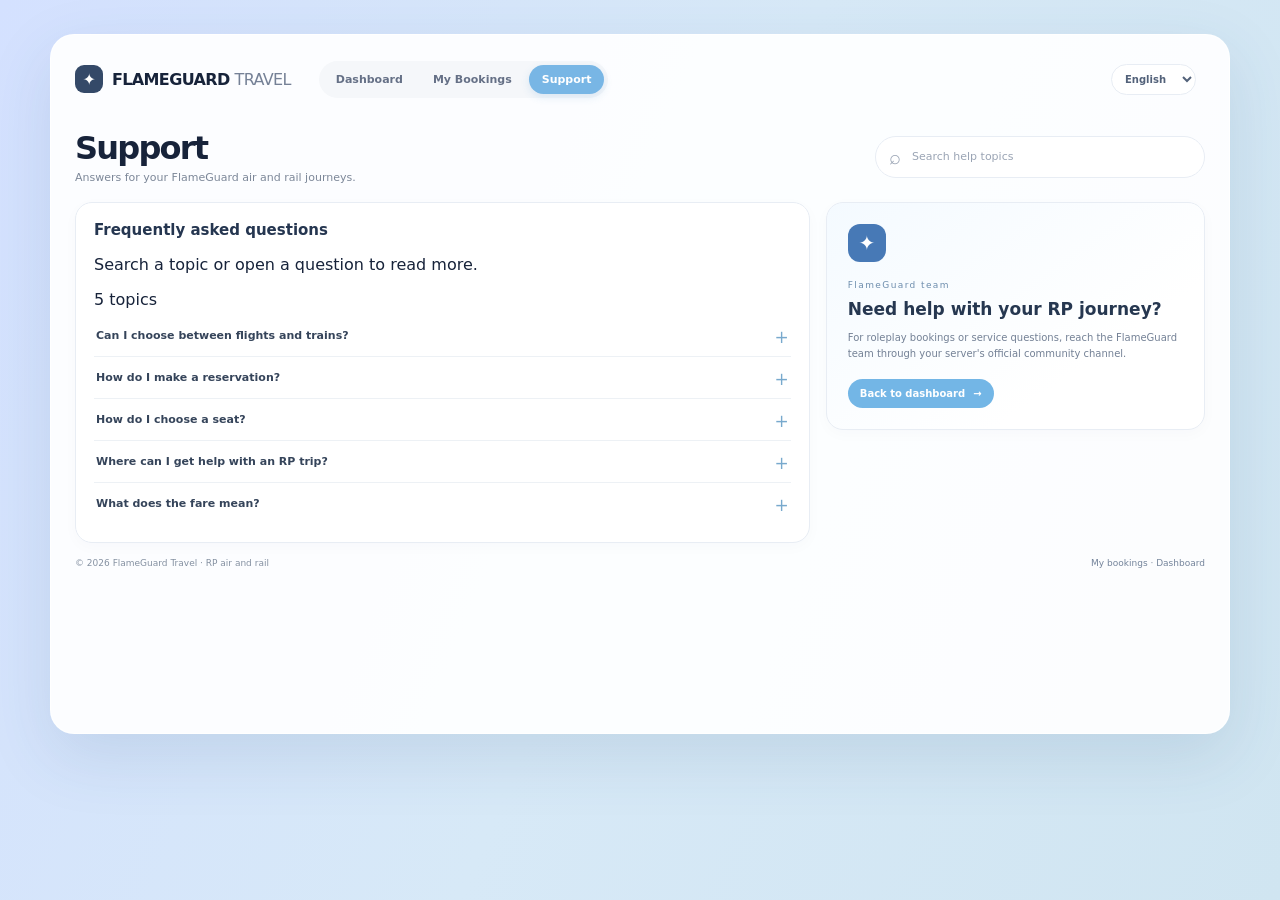
<file: flameguard/support.html>
<!doctype html>
<html lang="en">
<head>
  <meta charset="utf-8">
  <meta name="viewport" content="width=device-width, initial-scale=1">
  <meta name="theme-color" content="#dceaff">
  <title>FlameGuard — Support</title>
  <link rel="stylesheet" href="css/style.css">
</head>
<body>
  <main class="app">
    <header class="topbar">
      <a class="brand" href="flameguard.html" aria-label="FlameGuard dashboard"><span class="brand-mark" aria-hidden="true">✦</span><span>FLAMEGUARD <span class="brand-suffix">TRAVEL</span></span></a>
      <nav class="nav" aria-label="Main navigation">
        <a href="flameguard.html">Dashboard</a><a href="bookings.html">My Bookings</a><a class="active" href="support.html" aria-current="page">Support</a>
      </nav>
      <div class="top-actions"><select class="language-select" data-language-select aria-label="Language"><option value="en">English</option><option value="pl">Polski</option><option value="cs">Čeština</option><option value="es">Español</option></select><a class="admin-link" data-admin-link href="admin.html" hidden>Admin</a><span class="profile-name" data-session-name></span></div>
    </header>

    <section class="hero page-hero" aria-labelledby="page-title">
      <div><h1 id="page-title">Support</h1><p>Answers for your FlameGuard air and rail journeys.</p></div>
      <label class="search support-search"><span aria-hidden="true">⌕</span><input id="faq-search" type="search" placeholder="Search help topics" aria-label="Search help topics"></label>
    </section>

    <section class="support-page" aria-label="Help centre">
      <article class="support-panel">
        <div class="page-heading"><div><h2>Frequently asked questions</h2><p>Search a topic or open a question to read more.</p></div><span class="file-count" id="faq-count">5 topics</span></div>
        <div class="faq-list" id="faq-list">
          <details class="faq-item" data-faq><summary>Can I choose between flights and trains?</summary><p>Yes. Select Flights or Trains on the dashboard to see published FlameGuard services.</p></details>
          <details class="faq-item" data-faq><summary>How do I make a reservation?</summary><p>Create an account, choose an available service and seat, then confirm the reservation. It will appear under My Bookings.</p></details>
          <details class="faq-item" data-faq><summary>How do I choose a seat?</summary><p>Search for a service, select it from the results, then choose any available seat on the seat map.</p></details>
          <details class="faq-item" data-faq><summary>Where can I get help with an RP trip?</summary><p>Contact the FlameGuard team through the official channel for your roleplay community or server.</p></details>
          <details class="faq-item" data-faq><summary>What does the fare mean?</summary><p>Fares are FlameGuard roleplay points. The website does not accept real payments.</p></details>
        </div>
        <p class="faq-empty" id="faq-empty" hidden>No help topics match your search.</p>
      </article>
      <aside class="support-contact">
        <span class="support-contact-icon" aria-hidden="true">✦</span>
        <p class="eyebrow">FlameGuard team</p>
        <h2>Need help with your RP journey?</h2>
        <p>For roleplay bookings or service questions, reach the FlameGuard team through your server's official community channel.</p>
        <a class="primary-link" href="flameguard.html">Back to dashboard <span aria-hidden="true">→</span></a>
      </aside>
    </section>
    <footer class="footer"><span>© 2026 FlameGuard Travel · RP air and rail</span><span><a href="bookings.html">My bookings</a> · <a href="flameguard.html">Dashboard</a></span></footer>
  </main>
  <script src="js/i18n.js" defer></script>
  <script src="js/support.js" defer></script>
</body>
</html>
</file>
<file: style.css>
:root {
      --blue-950:#003c9d; --blue-900:#0054e3; --blue-800:#0a64eb; --blue-700:#1467e8;
      --blue-500:#3b91ff; --blue-300:#9cc8ff; --green:#3c9d2f; --ink:#14203b;
      --task-h:42px; --ui:Tahoma, Verdana, sans-serif;
    }
    * { box-sizing:border-box }
    html,body { width:100%; height:100%; margin:0; overflow:hidden }
    body { color:var(--ink); font-family:var(--ui); font-size:13px; user-select:none; background:#6db5ec }
    button { font:inherit; color:inherit }
    .desktop {
      position:relative; width:100%; height:100%; overflow:hidden;
      background:linear-gradient(180deg,#5bb9f2 0%,#8bcef4 40%,#d8effb 62%,#b3d77e 63%,#65aa39 100%);
      isolation:isolate;
    }
  .desktop-icon {
    text-decoration: none;
  }

    .wallpaper { position:absolute; inset:0; overflow:hidden; z-index:-1; background:linear-gradient(180deg,transparent 0 57%,rgba(255,255,255,.12) 57.2%,transparent 58%) }
    .sun-glow { position:absolute; width:48vw;height:48vw;max-width:720px;max-height:720px;right:-5%;top:-30%;border-radius:50%;background:radial-gradient(circle,rgba(255,255,255,.52),rgba(255,255,255,0) 68%) }
    .cloud { position:absolute; width:150px;height:31px;border-radius:50px;background:rgba(255,255,255,.83);filter:drop-shadow(0 4px 8px rgba(69,134,166,.12));opacity:.9 }
    .cloud:before,.cloud:after { content:"";position:absolute;background:inherit;border-radius:50% }
    .cloud:before { width:53px;height:53px;left:24px;top:-24px }
    .cloud:after { width:72px;height:67px;left:63px;top:-37px }
    .cloud.one{top:14%;left:15%;transform:scale(.85)}.cloud.two{top:25%;right:16%;transform:scale(.56);opacity:.65}.cloud.three{top:10%;right:35%;transform:scale(.42);opacity:.52}
    .hill { position:absolute;pointer-events:none }
    .hill.back { width:115%;height:40%;bottom:var(--task-h);left:-8%;border-radius:52% 48% 0 0 / 45% 38% 0 0;transform:rotate(-5deg);background:linear-gradient(175deg,#90c456 0%,#5f9e37 68%,#47832f 100%);box-shadow:inset 0 13px 28px rgba(229,255,166,.24) }
    .hill.front { width:120%;height:29%;bottom:var(--task-h);right:-18%;border-radius:48% 50% 0 0 / 50% 43% 0 0;transform:rotate(4deg);background:linear-gradient(4deg,#387e2d 0%,#59a236 63%,#8ec652 100%);box-shadow:inset 0 14px 22px rgba(226,255,165,.22) }
    .grass-glint {position:absolute;bottom:var(--task-h);left:4%;width:54%;height:25%;background:linear-gradient(158deg,transparent 25%,rgba(200,238,117,.18) 25.3%,transparent 27%,transparent 46%,rgba(202,237,123,.14) 46.3%,transparent 48%);transform:skewY(-9deg)}
    .desktop-icons { position:absolute;top:20px;left:16px;bottom:calc(var(--task-h) + 12px);display:grid;grid-auto-flow:row;grid-template-columns:76px;grid-auto-rows:86px;gap:4px;align-content:start;z-index:2 }
    .desktop-icon { width:76px;min-height:78px;border:1px solid transparent;border-radius:3px;background:transparent;color:white;text-shadow:1px 1px 2px #142449,0 1px 4px #142449;display:flex;flex-direction:column;align-items:center;justify-content:flex-start;gap:5px;padding:5px 3px;cursor:default }
    .desktop-icon:hover,.desktop-icon.selected {background:rgba(21,80,164,.28);border-color:rgba(210,234,255,.42)}
    .desktop-icon .ico {font-size:31px;line-height:34px;filter:drop-shadow(1px 2px 1px #36542a)}
    .desktop-icon span:last-child {max-width:72px;text-align:center;line-height:15px}
    .taskbar { position:absolute;bottom:0;left:0;right:0;height:var(--task-h);z-index:1000;display:flex;align-items:center;padding:3px 4px 3px 0;background:linear-gradient(180deg,#2587e8 0%,#1468d8 8%,#0c59c7 50%,#124db2 100%);border-top:1px solid #5ca5f5;box-shadow:0 -2px 5px rgba(0,0,0,.18) }
    .start-btn { position:relative;height:37px;width:116px;border:0;border-radius:0 8px 8px 0;padding:0 15px 1px 11px;color:#fff;display:flex;align-items:center;gap:8px;font-size:15px;font-weight:bold;font-style:italic;letter-spacing:-.4px;text-shadow:1px 1px 2px #185b10;background:linear-gradient(180deg,#65c844 0%,#39a51c 48%,#238909 100%);box-shadow:inset 0 1px 1px #b7f89d,2px 0 5px #073f8e;cursor:pointer}
    .start-btn:before {content:"";position:absolute;inset:2px 2px 2px 0;border-radius:0 7px 7px 0;border-right:1px solid rgba(23,90,9,.55);pointer-events:none}
    .start-logo {width:22px;height:22px;position:relative;display:grid;grid-template-columns:1fr 1fr;grid-template-rows:1fr 1fr;gap:2px;transform:skewY(-7deg)}
    .start-logo i:nth-child(1){background:#f54a21}.start-logo i:nth-child(2){background:#8be300}.start-logo i:nth-child(3){background:#10a7ff}.start-logo i:nth-child(4){background:#ffc400}.start-logo i{display:block}
    .task-buttons {display:flex;align-items:center;gap:3px;padding:0 7px;flex:1;min-width:0;height:100%}
    .task-button {height:30px;min-width:120px;max-width:190px;padding:0 10px;border:1px solid rgba(6,44,113,.35);border-radius:3px;color:white;text-shadow:0 1px 1px #163b73;background:linear-gradient(180deg,#3d96ec,#216bca);box-shadow:inset 0 1px rgba(255,255,255,.24);text-align:left;overflow:hidden;text-overflow:ellipsis;white-space:nowrap;cursor:pointer}
    .task-button.active {background:linear-gradient(180deg,#124a9e,#2673d2);box-shadow:inset 1px 1px 3px #083c85}
    .tray {height:100%;min-width:100px;display:flex;align-items:center;justify-content:center;gap:7px;padding:0 12px;color:white;text-shadow:0 1px 2px #164c95;background:linear-gradient(180deg,#1a78db,#1260c5);border-left:1px solid #0c4cae;box-shadow:inset 1px 0 rgba(255,255,255,.2)}
    .tray .tray-mark {font-size:15px}.clock {font-size:12px;white-space:nowrap}
    .start-menu {display:none;position:absolute;left:0;bottom:var(--task-h);width:360px;height:438px;z-index:1100;border:1px solid #194c9b;border-radius:7px 7px 0 0;overflow:hidden;background:#fff;box-shadow:3px 0 12px rgba(0,0,0,.34)}
    .start-menu.open {display:flex;flex-direction:column;animation:menu-in .12s ease-out}
    @keyframes menu-in{from{transform:translateY(8px);opacity:.7}to{transform:translateY(0);opacity:1}}
    .start-head {height:62px;display:flex;align-items:center;gap:11px;padding:8px 13px;color:white;font-size:18px;font-weight:bold;background:linear-gradient(180deg,#267be6,#0d57bd);text-shadow:1px 1px #17478a}
    .avatar {width:43px;height:43px;display:grid;place-items:center;border:2px solid #fff;border-radius:5px;background:linear-gradient(135deg,#fff2c6,#de9d46);font-size:27px;box-shadow:0 1px 3px #12396e}
    .start-body {display:grid;grid-template-columns:1fr 1fr;flex:1;background:#fff}
    .start-col {padding:11px 7px 8px}.start-col.right{background:#dbe9f9;border-left:1px solid #bdd3ef}
    .menu-item {width:100%;height:49px;display:flex;align-items:center;gap:10px;padding:5px;border:1px solid transparent;border-radius:3px;background:transparent;text-align:left;cursor:pointer}
    .menu-item:hover{background:#316ac5;color:white;border-color:#1f57b0}.menu-item .m-ico{font-size:23px;width:29px;text-align:center}.menu-item strong{display:block;font-size:12px}.menu-item small{display:block;color:#64758d;font-size:10px;margin-top:3px}.menu-item:hover small{color:#e1edff}
    .menu-divider{height:1px;margin:5px 3px;background:#d4dce8}.start-foot{height:39px;display:flex;align-items:center;justify-content:flex-end;gap:8px;padding:0 12px;background:linear-gradient(#357cda,#1556b5);color:white}.start-foot button{border:0;background:transparent;color:white;cursor:pointer}
    .window {position:absolute;z-index:10;left:50%;top:50%;width:min(710px,calc(100vw - 150px));height:min(490px,calc(100vh - 120px));min-width:320px;min-height:220px;transform:translate(-50%,-50%);display:none;flex-direction:column;border:1px solid #0a3e9c;border-radius:8px 8px 3px 3px;background:#ece9d8;box-shadow:2px 5px 18px rgba(0,0,0,.4);overflow:hidden}
    .window.open{display:flex}.window.maximized{inset:0 0 var(--task-h) 0;width:auto;height:auto;min-width:0;min-height:0;transform:none;border-radius:0}
    .titlebar {height:32px;flex:none;display:flex;align-items:center;justify-content:space-between;gap:10px;padding:3px 5px 3px 10px;color:white;font-weight:bold;font-size:13px;text-shadow:1px 1px 1px #17417d;background:linear-gradient(180deg,#2c8df1 0%,#1465d8 12%,#0756c7 54%,#276fda 100%);cursor:move}
    .window.active-window .titlebar{background:linear-gradient(180deg,#3b9bff 0%,#2277e8 13%,#075acb 55%,#2876de 100%)}
    .window:not(.active-window) .titlebar{background:linear-gradient(180deg,#8baad1,#668bb9 55%,#779bc5)}
    .title-left{display:flex;align-items:center;gap:7px;overflow:hidden;white-space:nowrap}.title-icon{font-size:17px}.window-controls{display:flex;gap:3px;flex:none}
    .win-control{width:22px;height:21px;border:1px solid #f4fbff;border-radius:4px;padding:0;color:#fff;font-size:13px;font-weight:bold;line-height:18px;text-align:center;text-shadow:0 1px #153a78;background:linear-gradient(180deg,#67afff,#1262d5 58%,#3585e7);box-shadow:inset 0 1px rgba(255,255,255,.55),0 0 1px #12458c;cursor:pointer}
    .win-control.close{background:linear-gradient(180deg,#ff9b72,#e34d25 55%,#c53116)}
    .menu-strip{height:25px;flex:none;display:flex;align-items:center;gap:1px;padding:0 8px;border-bottom:1px solid #d3d0c4;background:#f5f3e9;color:#222;font-size:12px}.menu-strip span{padding:4px 6px}.menu-strip span:first-letter{text-decoration:underline}
    .window-content{position:relative;flex:1;min-height:0;overflow:auto;border:1px solid #858585;margin:0 5px 5px;background:#fff;scrollbar-color:#a0bce0 #f2f2f2;scrollbar-width:thin}
    .window-content::-webkit-scrollbar{width:13px}.window-content::-webkit-scrollbar-track{background:#f2f2f2;border-left:1px solid #ddd}.window-content::-webkit-scrollbar-thumb{border:2px solid #f2f2f2;border-radius:6px;background:linear-gradient(90deg,#d4e5f8,#91b5df)}
    .statusbar{height:20px;flex:none;margin:0 5px 3px;display:flex;align-items:center;gap:6px;color:#555;font-size:11px}.statusbox{border:1px solid #c8c5b7;background:#f5f4ec;padding:1px 7px;min-width:70px}
    .about-page{min-height:100%;padding:31px 36px 30px;background:linear-gradient(135deg,#fdfcf7,#fff 58%,#f4f8fc)}
    .eyebrow{margin:0 0 12px;color:#65819c;font-size:10px;font-weight:bold;letter-spacing:2px;text-transform:uppercase}
    h1{margin:0;color:#153965;font-size:clamp(26px,4vw,40px);line-height:1.14;letter-spacing:-1.5px}
    .hero-name{color:#2675d6}.role{margin:12px 0 0;color:#5c6f82;font-size:15px}
    .intro{max-width:540px;margin:21px 0 24px;color:#42546a;font-size:14px;line-height:1.75}
    .cta-row{display:flex;gap:9px;flex-wrap:wrap}.xp-button{min-height:32px;padding:6px 13px;border:1px solid #8b9eb2;border-radius:3px;background:linear-gradient(#fff,#e6e9ed);box-shadow:inset 1px 1px white,1px 1px #ddd;color:#1c3550;cursor:pointer}.xp-button:hover{border-color:#4484d0;background:linear-gradient(#fff,#e3efff)}.xp-button.primary{border-color:#6c9bca;background:linear-gradient(#e6f2ff,#c4dcf7);color:#143d6b;font-weight:bold}
    .hero-meta{display:flex;align-items:center;gap:17px;margin-top:29px;padding-top:17px;border-top:1px solid #d9e2eb;color:#667b90;font-size:11px}.availability{display:flex;align-items:center;gap:6px;color:#397a36}.availability:before{content:"";width:8px;height:8px;border-radius:50%;background:#54bd4c;box-shadow:0 0 0 3px #e0f5db}
    .projects-page{min-height:100%;padding:22px 24px 28px;background:#fff}.page-heading{display:flex;justify-content:space-between;align-items:flex-end;gap:12px;margin:0 0 17px;padding:0 0 13px;border-bottom:1px solid #d7e0e9}.page-heading h2{margin:0;color:#173d69;font-size:22px}.page-heading p{margin:6px 0 0;color:#758597;font-size:12px}.file-count{color:#8290a0;font-size:11px;white-space:nowrap}
    .project-grid{display:grid;grid-template-columns:repeat(2,minmax(0,1fr));gap:13px}.project-card{border:1px solid #c9d3de;background:#f8fafc;box-shadow:1px 1px #e4e7e9;overflow:hidden}.project-art{position:relative;height:126px;overflow:hidden;background:#d8e8f8}.project-art:before,.project-art:after{content:"";position:absolute}.art-one{background:linear-gradient(142deg,#f8dcbc,#f6b98d 51%,#f4e9d7 51%)}.art-one:before{width:64%;height:74px;top:26px;left:18%;border:5px solid #fff;border-bottom:0;border-radius:7px 7px 0 0;background:linear-gradient(#fdfdfc 0 20%,#2c3544 20% 34%,#ed7757 34% 67%,#fff 67%);box-shadow:0 9px 22px #a96f5966;transform:rotate(-3deg)}.art-one:after{width:30px;height:30px;right:17%;top:21px;border-radius:50%;background:#f6e68d;box-shadow:0 0 0 9px #f9edb555}
    .art-two{background:linear-gradient(135deg,#172746,#425d7c)}.art-two:before{width:65%;height:84px;top:20px;left:17%;border:4px solid #cdd8e7;border-radius:5px;background:linear-gradient(110deg,#edf2f5 0 48%,#a9bfd2 48% 49%,#f8f8f5 49%);box-shadow:0 8px 20px #0005}.art-two:after{width:23%;height:55px;left:24%;top:35px;background:linear-gradient(#edba75 0 15%,#506a83 15% 32%,#fff 32% 38%,#bbc8d0 38% 47%,#fff 47% 52%,#9bb0bd 52%);opacity:.9}
    .art-three{background:linear-gradient(135deg,#d6eedc,#a1d4ad)}.art-three:before{width:46%;height:91px;top:19px;left:27%;border:4px solid #fff;border-radius:9px;background:linear-gradient(145deg,#f9f8f2 0 25%,#f1ca6d 25% 47%,#72b67e 47%);box-shadow:0 9px 20px #34654444;transform:rotate(4deg)}.art-three:after{width:29px;height:29px;left:calc(50% - 14px);top:45px;border:4px solid #fff;border-radius:50%;background:#f1ad63}
    .art-four{background:linear-gradient(135deg,#eedff7,#c5b7ee)}.art-four:before{width:68%;height:83px;top:22px;left:16%;border-radius:6px;background:#fff;box-shadow:0 7px 18px #54427644}.art-four:after{width:42%;height:50px;top:39px;left:29%;background:linear-gradient(90deg,#7658bc 0 28%,#e9e4f5 28% 34%,#8168c9 34% 60%,#e9e4f5 60% 66%,#a393df 66%);clip-path:polygon(0 0,100% 0,100% 82%,53% 82%,53% 100%,42% 82%,0 82%)}
    .card-copy{padding:12px 13px 13px}.card-top{display:flex;align-items:center;justify-content:space-between;gap:8px}.card-top h3{margin:0;color:#233f5e;font-size:14px}.tag{padding:3px 6px;border:1px solid #cfdeef;border-radius:2px;background:#edf5fc;color:#4774a1;font-size:10px;white-space:nowrap}.card-copy p{margin:8px 0 11px;color:#687a8d;font-size:12px;line-height:1.5}.card-link{border:0;padding:0;background:transparent;color:#1c65b6;font-size:11px;font-weight:bold;cursor:pointer}.card-link:hover{text-decoration:underline}
    .skills-page{min-height:100%;padding:23px 27px;background:#fff}.skills-intro{margin:8px 0 19px;color:#728095;line-height:1.6}.skill-list{display:grid;gap:13px}.skill-row{display:grid;grid-template-columns:115px 1fr 32px;align-items:center;gap:12px;color:#314e6c}.skill-row strong{font-size:12px}.meter{height:14px;padding:2px;border:1px solid #bbc9d7;background:#f3f6f8;box-shadow:inset 1px 1px 2px #d4dbe0}.meter i{display:block;height:100%;background:repeating-linear-gradient(90deg,#3b9ce8 0 11px,#fff 11px 13px);border-right:1px solid #1672bf}.skill-row em{font-size:10px;color:#8796a4;font-style:normal;text-align:right}.skill-note{margin-top:20px;padding:12px 14px;border:1px solid #e2d4a5;background:#fff9e2;color:#78673a;font-size:11px;line-height:1.5}
    .contact-page{min-height:100%;padding:25px 29px;background:#fff}.contact-layout{display:grid;grid-template-columns:1.1fr .9fr;gap:24px}.contact-copy h2{margin:0;color:#173d69;font-size:23px}.contact-copy>p{max-width:390px;color:#6b7a89;line-height:1.65}.contact-list{display:grid;gap:9px;margin-top:19px}.contact-row{display:flex;align-items:center;gap:11px;padding:10px;border:1px solid #d9e1e9;background:#f9fbfd;color:#34516d}.contact-row b{font-size:19px}.contact-row small{display:block;color:#8a97a5;font-size:10px;margin-bottom:2px}.contact-row a{color:#2366ad;text-decoration:none}.contact-row a:hover{text-decoration:underline}.note-paper{align-self:start;min-height:210px;padding:16px 17px;border:1px solid #d3c48b;background:repeating-linear-gradient(#fffdf2 0 25px,#e6dfbf 26px);box-shadow:2px 3px 5px #887d5522;transform:rotate(1.1deg);color:#66707a}.note-paper .pin{display:block;margin:-2px auto 13px;text-align:center;font-size:21px}.note-paper h3{margin:0 0 9px;color:#314a65;font-size:14px}.note-paper p{font-size:12px;line-height:1.8;margin:0}
    .resume-page{min-height:100%;padding:25px 29px;background:linear-gradient(135deg,#fff,#f5f8fb)}.resume-head{display:flex;gap:18px;align-items:center;padding-bottom:17px;border-bottom:1px solid #dce3eb}.portrait{width:72px;height:72px;display:grid;place-items:center;border:1px solid #c6d3df;border-radius:50%;background:linear-gradient(145deg,#d7edff,#f6d7ac);font-size:38px}.resume-head h2{margin:0;color:#183e6d;font-size:22px}.resume-head p{margin:5px 0 0;color:#738599}.resume-block{margin-top:18px}.resume-block h3{margin:0 0 8px;color:#2f5e8d;font-size:13px}.resume-block p,.resume-block li{color:#617386;line-height:1.6}.resume-block p{margin:0}.resume-block ul{margin:5px 0;padding-left:18px}
    .context-menu{display:none;position:absolute;z-index:1200;width:190px;padding:4px;border:1px solid #8b8b8b;background:#f3f2eb;box-shadow:2px 3px 8px #0004;font-size:12px}.context-menu.show{display:block}.context-menu button{display:block;width:100%;padding:7px 10px;border:0;background:transparent;text-align:left;cursor:pointer}.context-menu button:hover{background:#316ac5;color:white}
    .toast{position:absolute;z-index:1300;left:50%;bottom:calc(var(--task-h) + 18px);transform:translate(-50%,10px);padding:9px 14px;border:1px solid #d6c783;background:#fff8d5;box-shadow:1px 2px 8px #0003;color:#5c522e;opacity:0;pointer-events:none;transition:.2s}.toast.show{opacity:1;transform:translate(-50%,0)}
    @media(max-width:620px){:root{--task-h:46px}.desktop-icons{top:11px;left:8px;grid-template-columns:67px;grid-auto-rows:75px}.desktop-icon{width:67px;min-height:70px;font-size:11px}.desktop-icon .ico{font-size:27px}.window{left:50%!important;top:50%!important;width:calc(100vw - 20px)!important;height:calc(100vh - 75px)!important;min-width:0;min-height:0;transform:translate(-50%,-50%)!important}.window.maximized{inset:0 0 var(--task-h) 0!important;width:auto!important;height:auto!important;transform:none!important}.about-page{padding:25px 21px}.project-grid{grid-template-columns:1fr}.project-art{height:112px}.projects-page{padding:17px 15px}.contact-layout{grid-template-columns:1fr}.note-paper{min-height:160px}.contact-page{padding:19px}.skill-row{grid-template-columns:92px 1fr 26px;gap:7px}.start-menu{width:min(360px,100vw);height:min(438px,calc(100vh - var(--task-h)))}.start-btn{width:96px}.task-button{min-width:80px}.tray{min-width:77px;padding:0 7px}.tray-mark{display:none!important}.statusbar{font-size:10px}}
    @media(max-height:530px){.window{height:calc(100vh - 70px);top:49%}.start-menu{height:calc(100vh - var(--task-h))}.desktop-icons{grid-auto-rows:68px}.desktop-icon{min-height:64px}.hero-meta{margin-top:16px}}
    @media(prefers-reduced-motion:reduce){*,*:before,*:after{animation-duration:.01ms!important;transition-duration:.01ms!important;scroll-behavior:auto!important}}
</file>
<file: flameguard/css/style.css>
:root {
      color-scheme: light;
      --ink: #17233a;
      --muted: #7c8798;
      --line: #e8edf4;
      --blue: #6bafe3;
      --blue-dark: #388dca;
      --mint: #bdf2d9;
      --green: #48b878;
      --panel: #fff;
      --soft: #f7f9fc;
      font-family: Inter, ui-sans-serif, system-ui, -apple-system, BlinkMacSystemFont, "Segoe UI", sans-serif;
    }
    * { box-sizing: border-box; }
    body {
      min-width: 320px;
      min-height: 100vh;
      margin: 0;
      padding: 34px 22px;
      color: var(--ink);
      background: linear-gradient(112deg, #d4e1ff 0%, #d7e9f7 50%, #d0e5f1 100%);
    }
    button, input { font: inherit; }
    button { cursor: pointer; }
    .app {
      width: min(1180px, 100%);
      min-height: 700px;
      margin: 0 auto;
      padding: 20px 24px 24px;
      overflow: hidden;
      border: 1px solid rgba(255,255,255,.8);
      border-radius: 24px;
      background: rgba(255,255,255,.92);
      box-shadow: 0 22px 65px rgba(49, 82, 130, .13);
    }
    .topbar { display: flex; align-items: center; gap: 28px; min-height: 48px; }
    .brand { display: inline-flex; align-items: center; gap: 9px; color: var(--ink); text-decoration: none; font-size: 16px; font-weight: 750; letter-spacing: -.04em; white-space: nowrap; }
    .brand-mark { display: grid; width: 28px; height: 28px; place-items: center; border-radius: 9px; color: #fff; background: #344968; }
    .brand-mark svg { width: 17px; height: 17px; }
    .nav { display: flex; align-items: center; gap: 4px; padding: 4px; border-radius: 999px; background: #f5f7fa; }
    .nav a { padding: 8px 13px; color: #657086; text-decoration: none; font-size: 11px; font-weight: 650; white-space: nowrap; border-radius: 999px; transition: .18s ease; }
    .nav a:hover { color: var(--ink); background: #e9eff7; }
    .nav a.active { color: #fff; background: #78b6e5; box-shadow: 0 3px 9px rgba(67,145,205,.16); }
    .top-actions { display: flex; align-items: center; gap: 9px; margin-left: auto; }
    .icon-btn { display: grid; width: 34px; height: 34px; place-items: center; border: 1px solid var(--line); border-radius: 50%; color: #53627a; background: white; }
    .icon-btn:hover { background: #f7fbff; border-color: #cfe0ef; }
    .icon-btn svg { width: 15px; height: 15px; }
    .profile { display: flex; align-items: center; gap: 8px; padding-left: 4px; }
    .avatar { display: grid; width: 31px; height: 31px; place-items: center; border-radius: 50%; color: #315b49; background: #c9f0dd; font-size: 11px; font-weight: 800; }
    .profile-name { font-size: 10px; font-weight: 700; }
    .profile-role { margin-top: 2px; color: var(--muted); font-size: 9px; }
    .hero { display: flex; align-items: center; justify-content: space-between; gap: 16px; margin: 27px 0 18px; }
    .hero h1 { margin: 0; font-size: clamp(25px, 3vw, 32px); letter-spacing: -.055em; }
    .hero p { margin: 4px 0 0; color: var(--muted); font-size: 11px; }
    .search { display: flex; align-items: center; gap: 9px; width: min(340px, 45%); padding: 10px 13px; border: 1px solid var(--line); border-radius: 999px; background: #fff; color: #9aa4b4; }
    .search svg { width: 15px; height: 15px; flex: none; }
    .search input { width: 100%; min-width: 0; border: 0; outline: 0; color: var(--ink); background: transparent; font-size: 11px; }
    .search input::placeholder { color: #9aa4b4; }
    .layout { display: grid; grid-template-columns: minmax(230px, .95fr) minmax(360px, 1.42fr) minmax(235px, .92fr); gap: 15px; align-items: stretch; }
    .column { display: flex; min-width: 0; flex-direction: column; gap: 14px; }
    .card { min-width: 0; border: 1px solid var(--line); border-radius: 17px; background: var(--panel); box-shadow: 0 4px 15px rgba(40,61,93,.025); }
    .flight-card { padding: 17px 17px 14px; }
    .travel-tabs { display: grid; grid-template-columns: 1fr 1fr; gap: 4px; margin: -3px 0 14px; padding: 4px; border-radius: 12px; background: #f3f7fb; }
    .travel-tab { padding: 8px 10px; border: 0; border-radius: 9px; color: #637187; background: transparent; font-size: 10px; font-weight: 700; transition: .18s ease; }
    .travel-tab:hover { background: #e9f2fa; }
    .travel-tab.active { color: #fff; background: #78b6e5; box-shadow: 0 3px 9px rgba(67,145,205,.16); }
    .travel-tab:focus-visible { outline: 2px solid #388dca; outline-offset: 2px; }
    .overline { display: flex; align-items: center; justify-content: space-between; color: #56647a; font-size: 10px; font-weight: 700; }
    .route { display: grid; grid-template-columns: 1fr 24px 1fr; align-items: center; margin: 10px 0 13px; }
    .city-code { font-size: 35px; font-weight: 760; letter-spacing: -.07em; line-height: 1; }
    .city-name { margin-top: 4px; color: var(--muted); font-size: 10px; }
    .route-swap { display: grid; width: 25px; height: 25px; place-items: center; border: 0; border-radius: 50%; color: #738197; background: transparent; }
    .route-swap:hover { color: var(--blue-dark); background: #eef7ff; }
    .route-swap svg { width: 15px; height: 15px; }
    .route-dates { display: grid; grid-template-columns: 1fr 1fr; gap: 9px; padding: 12px 0; border-top: 1px solid var(--line); border-bottom: 1px solid var(--line); }
    .date-label { margin-bottom: 4px; color: var(--muted); font-size: 9px; }
    .date-value { color: #33425a; font-size: 10px; font-weight: 650; }
    .primary-btn { width: 100%; margin-top: 12px; padding: 11px 14px; border: 0; border-radius: 999px; color: #fff; background: #73b6e6; font-size: 10px; font-weight: 750; box-shadow: 0 5px 12px rgba(81,158,214,.16); transition: .18s ease; }
    .primary-btn:hover { background: #54a6dc; transform: translateY(-1px); }
    .section-title { margin: 0; font-size: 12px; font-weight: 760; letter-spacing: -.015em; }
    .section-sub { margin: 3px 0 0; color: var(--muted); font-size: 9px; }
    .upcoming { padding: 16px; }
    .flight-mini { display: grid; grid-template-columns: 1fr auto 1fr; align-items: center; gap: 7px; margin-top: 13px; padding: 12px; border-radius: 12px; background: #f6fbff; }
    .mini-code { font-size: 20px; font-weight: 750; letter-spacing: -.06em; }
    .mini-city { margin-top: 2px; color: var(--muted); font-size: 9px; }
    .mini-plane { display: grid; min-width: 22px; place-items: center; color: var(--green); font-size: 19px; }
    .time { margin-top: 3px; color: #6a7688; font-size: 8px; text-align: right; }
    .business { display: flex; align-items: center; justify-content: space-between; gap: 8px; margin-top: 11px; padding-top: 10px; border-top: 1px solid var(--line); color: #616f83; font-size: 9px; }
    .price { color: #36445a; font-weight: 750; }
    .map-card { position: relative; min-height: 292px; overflow: hidden; background: linear-gradient(145deg, #f2f9f5, #f8fcfb); }
    .map-top { position: relative; z-index: 1; display: flex; justify-content: space-between; gap: 12px; padding: 15px 16px 0; }
    .map-top .section-title { font-size: 11px; }
    .route-chip { padding: 6px 9px; border-radius: 999px; color: #39785b; background: #d9f4e5; font-size: 8px; font-weight: 700; white-space: nowrap; }
    .map-art { position: absolute; inset: 43px 0 24px; width: 100%; height: calc(100% - 67px); opacity: .92; }
    .map-caption { position: absolute; z-index: 1; right: 14px; bottom: 13px; left: 14px; display: flex; align-items: center; justify-content: space-between; gap: 8px; color: #667587; font-size: 8px; }
    .route-line { stroke-dasharray: 5 6; animation: dash 20s linear infinite; }
    @keyframes dash { to { stroke-dashoffset: -130; } }
    .table-card { padding: 15px 14px 10px; }
    .table-head { display: flex; align-items: start; justify-content: space-between; margin-bottom: 9px; }
    .table-scroll { overflow-x: auto; }
    table { width: 100%; border-collapse: collapse; text-align: left; white-space: nowrap; }
    th { padding: 8px 6px; color: #8994a4; font-size: 8px; font-weight: 650; }
    td { padding: 9px 6px; border-top: 1px solid #eef1f5; color: #58667a; font-size: 8px; }
    td strong { display: block; color: #344158; font-size: 8px; }
    .airline { display: flex; align-items: center; gap: 6px; }
    .airline-dot { display: grid; width: 19px; height: 19px; place-items: center; border: 1px solid #e9edf2; border-radius: 50%; color: #527da2; background: #f7fbff; font-size: 7px; font-weight: 800; }
    .tag { display: inline-flex; padding: 4px 6px; border-radius: 6px; color: #458767; background: #e9f8ef; font-size: 7px; }
    .seat-card { padding: 16px 15px 14px; }
    .seat-header { display: flex; align-items: center; justify-content: space-between; }
    .info-btn { display: grid; width: 20px; height: 20px; place-items: center; border: 1px solid var(--line); border-radius: 50%; color: #8290a3; background: white; font-size: 10px; }
    .seat-map { position: relative; display: flex; min-height: 218px; max-height: 360px; align-items: center; flex-direction: column; justify-content: center; margin: 13px 0 11px; overflow: auto; border-radius: 44% 44% 14px 14px / 30% 30% 14px 14px; background: linear-gradient(180deg, #e5f3ff, #f8fbff 44%, #f2f6fa); }
    .seat-map::before { position: absolute; top: 12px; width: 84%; height: 79px; border: 1px solid rgba(117,161,201,.15); border-radius: 50%; content: ""; }
    .cabin-label { position: relative; z-index: 1; margin: 9px 0 10px; padding: 5px 11px; border-radius: 999px; color: #6c7b8f; background: rgba(255,255,255,.82); font-size: 8px; font-weight: 700; }
    .seat-grid { position: relative; z-index: 1; display: grid; max-height: 215px; grid-template-columns: repeat(6, 23px); gap: 5px; overflow: auto; padding: 4px; }
    .seat { display: grid; width: 23px; height: 20px; place-items: center; padding: 0; border: 1px solid #d7dee7; border-radius: 5px 5px 7px 7px; color: #8792a1; background: #fff; font-size: 7px; transition: .15s ease; }
    .seat:nth-child(6n+4) { margin-left: 5px; }
    .seat:hover:not(:disabled) { border-color: #72c592; color: #368254; background: #e7faee; }
    .seat.selected { border-color: #63c586; color: #27764b; background: #a9ecc4; box-shadow: 0 2px 6px rgba(56,160,99,.16); }
    .seat.occupied { color: #aab2bf; background: #eef1f5; cursor: not-allowed; }
    .seat-legend { display: flex; justify-content: center; gap: 12px; color: #778395; font-size: 8px; }
    .legend-item { display: flex; align-items: center; gap: 5px; }
    .legend-dot { width: 8px; height: 8px; border: 1px solid #d7dee7; border-radius: 3px; background: #fff; }
    .legend-dot.chosen { border-color: #63c586; background: #a9ecc4; }
    .legend-dot.taken { border-color: #eef1f5; background: #eef1f5; }
    .seat-summary { display: flex; align-items: center; justify-content: space-between; gap: 8px; margin-top: 13px; padding-top: 11px; border-top: 1px solid var(--line); color: #657185; font-size: 9px; }
    .seat-summary strong { color: #344158; }
    .checkout { display: flex; align-items: center; justify-content: space-between; width: 100%; margin-top: 9px; padding: 10px 11px; border: 0; border-radius: 999px; color: #315e45; background: #c7f4d8; font-size: 9px; font-weight: 800; }
    .checkout:hover { background: #aef0c7; }
    .checkout span:last-child { padding: 5px 8px; border: 1px solid rgba(49,94,69,.15); border-radius: 999px; background: rgba(255,255,255,.55); }
    .toast { position: fixed; z-index: 5; right: 22px; bottom: 22px; max-width: 340px; padding: 13px 16px; border: 1px solid #ccebd8; border-radius: 12px; color: #315e45; background: #f2fff6; box-shadow: 0 10px 35px rgba(30,70,50,.15); font-size: 12px; opacity: 0; transform: translateY(8px); pointer-events: none; transition: .2s ease; }
    .toast.show { opacity: 1; transform: translateY(0); }
    .footer { display: flex; justify-content: space-between; gap: 10px; margin-top: 15px; color: #8490a1; font-size: 9px; }
    .footer a { color: #73839a; text-decoration: none; }
    .footer a:hover { color: var(--blue-dark); }
    @media (max-width: 960px) {
      body { padding: 18px 12px; }
      .app { padding: 16px; }
      .topbar { flex-wrap: wrap; gap: 12px; }
      .top-actions { margin-left: auto; }
      .layout { grid-template-columns: minmax(220px, .9fr) minmax(310px, 1.1fr); }
      .seat-column { grid-column: 1 / -1; }
      .seat-card { display: grid; grid-template-columns: 1fr 1fr; column-gap: 18px; }
      .seat-header, .seat-legend, .seat-summary, .checkout { grid-column: 1 / -1; }
      .seat-map { grid-column: 1; grid-row: 2 / span 3; }
    }
    @media (max-width: 650px) {
      body { padding: 0; background: #f3f7fc; }
      .app { min-height: 100vh; padding: 16px 13px 20px; border: 0; border-radius: 0; box-shadow: none; }
      .topbar { gap: 12px; }
      .brand { margin-right: auto; }
      .nav { order: 3; width: 100%; justify-content: space-between; overflow-x: auto; }
      .nav a { padding: 8px 10px; font-size: 10px; }
      .top-actions { margin-left: 0; }
      .profile { display: none; }
      .hero { align-items: stretch; flex-direction: column; margin-top: 23px; }
      .search { width: 100%; }
      .layout { grid-template-columns: 1fr; }
      .seat-column { grid-column: auto; }
      .seat-card { display: block; }
      .seat-map { min-height: 215px; }
      .map-card { min-height: 250px; }
      .footer { flex-direction: column; }
    }
    @media (prefers-reduced-motion: reduce) {
      *, *::before, *::after { scroll-behavior: auto !important; animation-duration: .01ms !important; transition-duration: .01ms !important; }
    }


    .brand-suffix { color: #758196; font-weight: 500; }
    .page-hero { margin-top: 26px; }
    .booking-filters { display: flex; flex-wrap: wrap; gap: 5px; padding: 4px; border: 1px solid var(--line); border-radius: 999px; background: #fff; }
    .booking-filter { padding: 8px 12px; border: 0; border-radius: 999px; color: #647187; background: transparent; font-size: 10px; font-weight: 700; cursor: pointer; }
    .booking-filter:hover { background: #f0f6fb; }
    .booking-filter.active { color: #fff; background: #78b6e5; }
    .booking-page { display: grid; gap: 14px; }
    .booking-note { display: flex; align-items: center; gap: 10px; padding: 12px 15px; border: 1px solid #d9e8f5; border-radius: 13px; color: #596b80; background: #f6fbff; font-size: 10px; line-height: 1.55; }
    .booking-note-icon { display: grid; width: 24px; height: 24px; flex: none; place-items: center; border-radius: 50%; color: #347bb5; background: #e2f1ff; font-weight: 800; }
    .booking-list { display: grid; gap: 12px; }
    .booking-card { display: grid; grid-template-columns: 44px minmax(0, 1fr) auto; align-items: center; gap: 15px; padding: 17px; border: 1px solid var(--line); border-radius: 16px; background: #fff; box-shadow: 0 4px 15px rgba(40,61,93,.025); }
    .booking-symbol { display: grid; width: 42px; height: 42px; place-items: center; border-radius: 13px; color: #397eb0; background: #e8f4ff; font-size: 21px; }
    .booking-symbol.train { color: #34835a; background: #e7f8ee; }
    .booking-details { min-width: 0; }
    .booking-labels { display: flex; flex-wrap: wrap; align-items: center; gap: 7px; }
    .booking-reference { color: #8793a3; font-size: 9px; font-weight: 650; }
    .status-pill { padding: 4px 7px; border-radius: 999px; color: #397d58; background: #eaf8ef; font-size: 8px; font-weight: 700; }
    .train-tag { color: #397d58; background: #eaf8ef; }
    .booking-route { display: grid; grid-template-columns: minmax(70px, 1fr) minmax(40px, auto) minmax(80px, 1fr); align-items: center; gap: 12px; margin-top: 13px; }
    .booking-route strong { display: block; color: #253650; font-size: 21px; letter-spacing: -.04em; }
    .booking-route small { display: block; margin-top: 2px; color: #758196; font-size: 9px; }
    .booking-route-line { overflow: hidden; color: #9db4c8; font-size: 11px; white-space: nowrap; }
    .booking-meta { margin: 10px 0 0; color: #788598; font-size: 9px; }
    .booking-actions { display: flex; min-width: 110px; flex-direction: column; align-items: stretch; gap: 6px; }
    .booking-price { margin-bottom: 3px; color: #2f4059; font-size: 14px; text-align: right; }
    .booking-action { padding: 7px 10px; border: 1px solid #b7d5ed; border-radius: 8px; color: #386e9b; background: #f5faff; font-size: 9px; font-weight: 700; cursor: pointer; }
    .booking-action:hover { background: #e9f5ff; }
    .booking-action.secondary { border-color: var(--line); color: #748196; background: #fff; }
    .booking-empty, .faq-empty { margin: 0; padding: 18px; border: 1px dashed #d8e1eb; border-radius: 12px; color: #758196; font-size: 11px; text-align: center; }
    [hidden] { display: none !important; }
    .support-search { width: min(330px, 45%); }
    .support-search > span { font-size: 20px; line-height: 1; }
    .support-page { display: grid; grid-template-columns: minmax(0, 1.55fr) minmax(220px, .8fr); gap: 16px; align-items: start; }
    .support-panel, .support-contact { border: 1px solid var(--line); border-radius: 17px; background: #fff; box-shadow: 0 4px 15px rgba(40,61,93,.025); }
    .support-panel { padding: 18px; }
    .support-panel .page-heading { margin-bottom: 6px; }
    .support-panel .page-heading h2 { margin: 0; color: #253650; font-size: 15px; }
    .faq-list { display: grid; }
    .faq-item { border-bottom: 1px solid #edf1f5; }
    .faq-item:last-child { border-bottom: 0; }
    .faq-item summary { position: relative; padding: 14px 26px 14px 2px; color: #35445a; font-size: 11px; font-weight: 700; cursor: pointer; list-style: none; }
    .faq-item summary::-webkit-details-marker { display: none; }
    .faq-item summary::after { position: absolute; top: 12px; right: 2px; color: #78a9cd; content: "+"; font-size: 17px; font-weight: 500; }
    .faq-item[open] summary::after { content: "−"; }
    .faq-item p { margin: 0; padding: 0 18px 14px 2px; color: #738095; font-size: 10px; line-height: 1.65; }
    .support-contact { position: relative; overflow: hidden; padding: 21px; background: linear-gradient(145deg, #f4faff, #fff 70%); }
    .support-contact-icon { display: grid; width: 38px; height: 38px; margin-bottom: 18px; place-items: center; border-radius: 12px; color: #fff; background: #4779b6; font-size: 20px; }
    .support-contact .eyebrow { margin-bottom: 8px; color: #6d8dad; font-size: 9px; letter-spacing: 1.4px; }
    .support-contact h2 { margin: 0; color: #263750; font-size: 17px; line-height: 1.3; }
    .support-contact > p:not(.eyebrow) { margin: 10px 0 17px; color: #738095; font-size: 10px; line-height: 1.6; }
    .primary-link { display: inline-flex; align-items: center; gap: 8px; padding: 9px 12px; border-radius: 999px; color: #fff; background: #73b6e6; font-size: 10px; font-weight: 750; text-decoration: none; }
    .primary-link:hover { background: #54a6dc; }
    @media (max-width: 850px) {
      .booking-card { grid-template-columns: 40px minmax(0, 1fr); }
      .booking-actions { grid-column: 2; display: flex; flex-direction: row; flex-wrap: wrap; align-items: center; }
      .booking-price { margin: 0 auto 0 0; text-align: left; }
      .support-page { grid-template-columns: 1fr; }
    }
    @media (max-width: 620px) {
      .booking-filters { width: 100%; }
      .booking-filter { flex: 1; padding: 8px 7px; }
      .support-search { width: 100%; }
      .booking-route { gap: 6px; }
      .booking-route strong { font-size: 18px; }
      .booking-card { gap: 10px; padding: 13px; }
      .booking-labels { gap: 5px; }
      .status-pill { font-size: 7px; }
    }

    .language-select { max-width: 105px; padding: 8px 9px; border: 1px solid var(--line); border-radius: 999px; color: #53627a; background: #fff; font: inherit; font-size: 10px; font-weight: 650; }
    .language-select:focus-visible { outline: 2px solid #388dca; outline-offset: 2px; }
    @media (max-width: 620px) {
      .language-select { max-width: 92px; padding: 7px 6px; }
      .top-actions { gap: 6px; }
    }

    .destination-picker { display: grid; gap: 5px; margin: 0 0 11px; color: #56647a; font-size: 9px; font-weight: 700; }
    .destination-picker { grid-template-columns: 1fr 1fr; gap: 8px; }
    .destination-picker label { display: grid; gap: 5px; min-width: 0; }
    .destination-picker select { width: 100%; min-width: 0; padding: 8px 10px; border: 1px solid var(--line); border-radius: 9px; color: #33425a; background: #fff; font: inherit; font-size: 10px; font-weight: 600; }
    .destination-picker select:focus-visible { outline: 2px solid #388dca; outline-offset: 2px; }
    .operator-type { display: block; margin-top: 2px; color: #8a95a5; font-size: 7px; font-weight: 600; }
    .table-scroll { max-height: 320px; overflow: auto; }
    th { position: sticky; top: 0; z-index: 1; background: #fff; }
    .fare-currency { text-align: right; }
    .account-button { display: inline-flex; align-items: center; justify-content: center; padding: 8px 12px; border: 1px solid #b7d5ed; border-radius: 999px; color: #386e9b; background: #f5faff; font: inherit; font-size: 10px; font-weight: 750; text-decoration: none; cursor: pointer; }
    .account-button:hover { background: #e9f5ff; }
    .account-button.secondary { border-color: var(--line); color: #748196; background: #fff; }
    .admin-link { padding: 8px 11px; border: 1px solid #d8e9f7; border-radius: 999px; color: #4779a4; background: #f5faff; font-size: 10px; font-weight: 700; text-decoration: none; }
    .auth-dialog { width: min(460px, calc(100% - 28px)); max-height: calc(100% - 28px); padding: 24px; border: 1px solid #e5ebf2; border-radius: 20px; color: var(--ink); background: #fff; box-shadow: 0 25px 80px #1c32552b; }
    .auth-dialog::backdrop { background: #17233a72; backdrop-filter: blur(3px); }
    .auth-dialog-head { display: flex; align-items: start; justify-content: space-between; gap: 16px; }
    .auth-dialog-head h2 { margin: 0; font-size: 20px; letter-spacing: -.03em; }
    .auth-dialog .eyebrow { margin: 0 0 6px; color: #6d8dad; font-size: 9px; letter-spacing: 1.4px; }
    .auth-close { width: 32px; height: 32px; border: 1px solid var(--line); border-radius: 50%; color: #6c788b; background: #fff; font-size: 21px; cursor: pointer; }
    .auth-tabs { display: grid; grid-template-columns: 1fr 1fr; gap: 5px; margin: 19px 0 15px; padding: 4px; border-radius: 12px; background: #f3f7fb; }
    .auth-tab { padding: 9px; border: 0; border-radius: 9px; color: #637187; background: transparent; font: inherit; font-size: 11px; font-weight: 700; cursor: pointer; }
    .auth-tab.active { color: #fff; background: #78b6e5; }
    .auth-form { display: grid; gap: 12px; }
    .auth-form label, .admin-form label { display: grid; gap: 5px; color: #56647a; font-size: 10px; font-weight: 700; }
    .auth-form input, .admin-form input, .admin-form select { width: 100%; min-width: 0; padding: 10px 11px; border: 1px solid var(--line); border-radius: 9px; color: #33425a; background: #fff; font: inherit; font-size: 11px; font-weight: 500; }
    .auth-form .primary-btn { margin-top: 3px; font-size: 11px; }
    .auth-form small { color: #7b8798; font-size: 9px; font-weight: 400; }
    .auth-message { min-height: 16px; margin: 10px 0 0; color: #397d58; font-size: 10px; }
    .auth-message.error, .toast-error { color: #9c3526; }
    .toast.toast-error { border-color: #f2d0cb; color: #9c3526; background: #fff3f0; }
    .admin-grid { display: grid; grid-template-columns: minmax(250px, .85fr) minmax(0, 1.5fr); gap: 15px; align-items: start; }
    .admin-form, .admin-schedules { display: grid; gap: 13px; }
    .admin-form .page-heading, .admin-schedules .page-heading { margin: 0; }
    .admin-form-row { display: grid; grid-template-columns: 1fr 1fr; gap: 10px; }
    .admin-form .primary-btn { margin-top: 0; font-size: 11px; }
    .booking-action:disabled, .checkout:disabled { opacity: .45; cursor: not-allowed; transform: none; }
    @media (max-width: 850px) { .admin-grid { grid-template-columns: 1fr; } }
    @media (max-width: 620px) { .auth-dialog { padding: 20px; } .admin-form-row { grid-template-columns: 1fr; } .destination-picker { grid-template-columns: 1fr 1fr; } }
</file>
